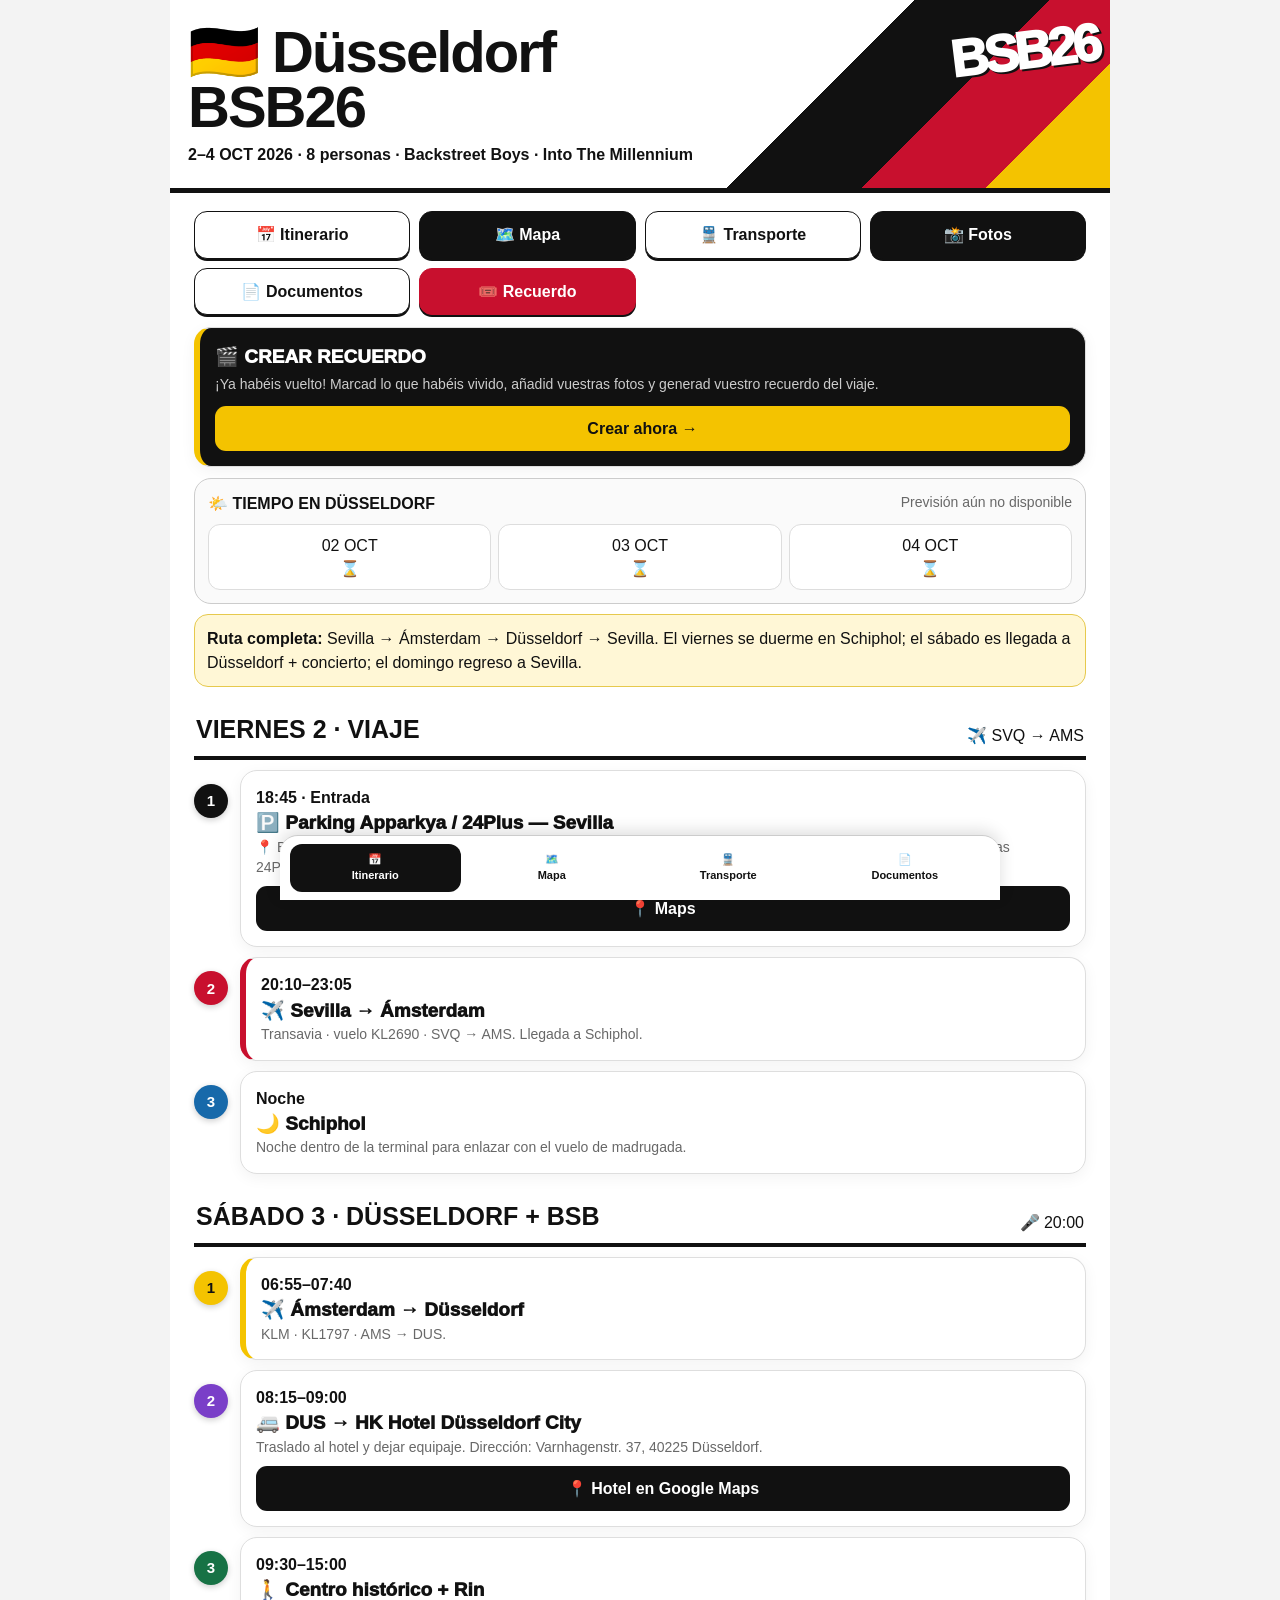
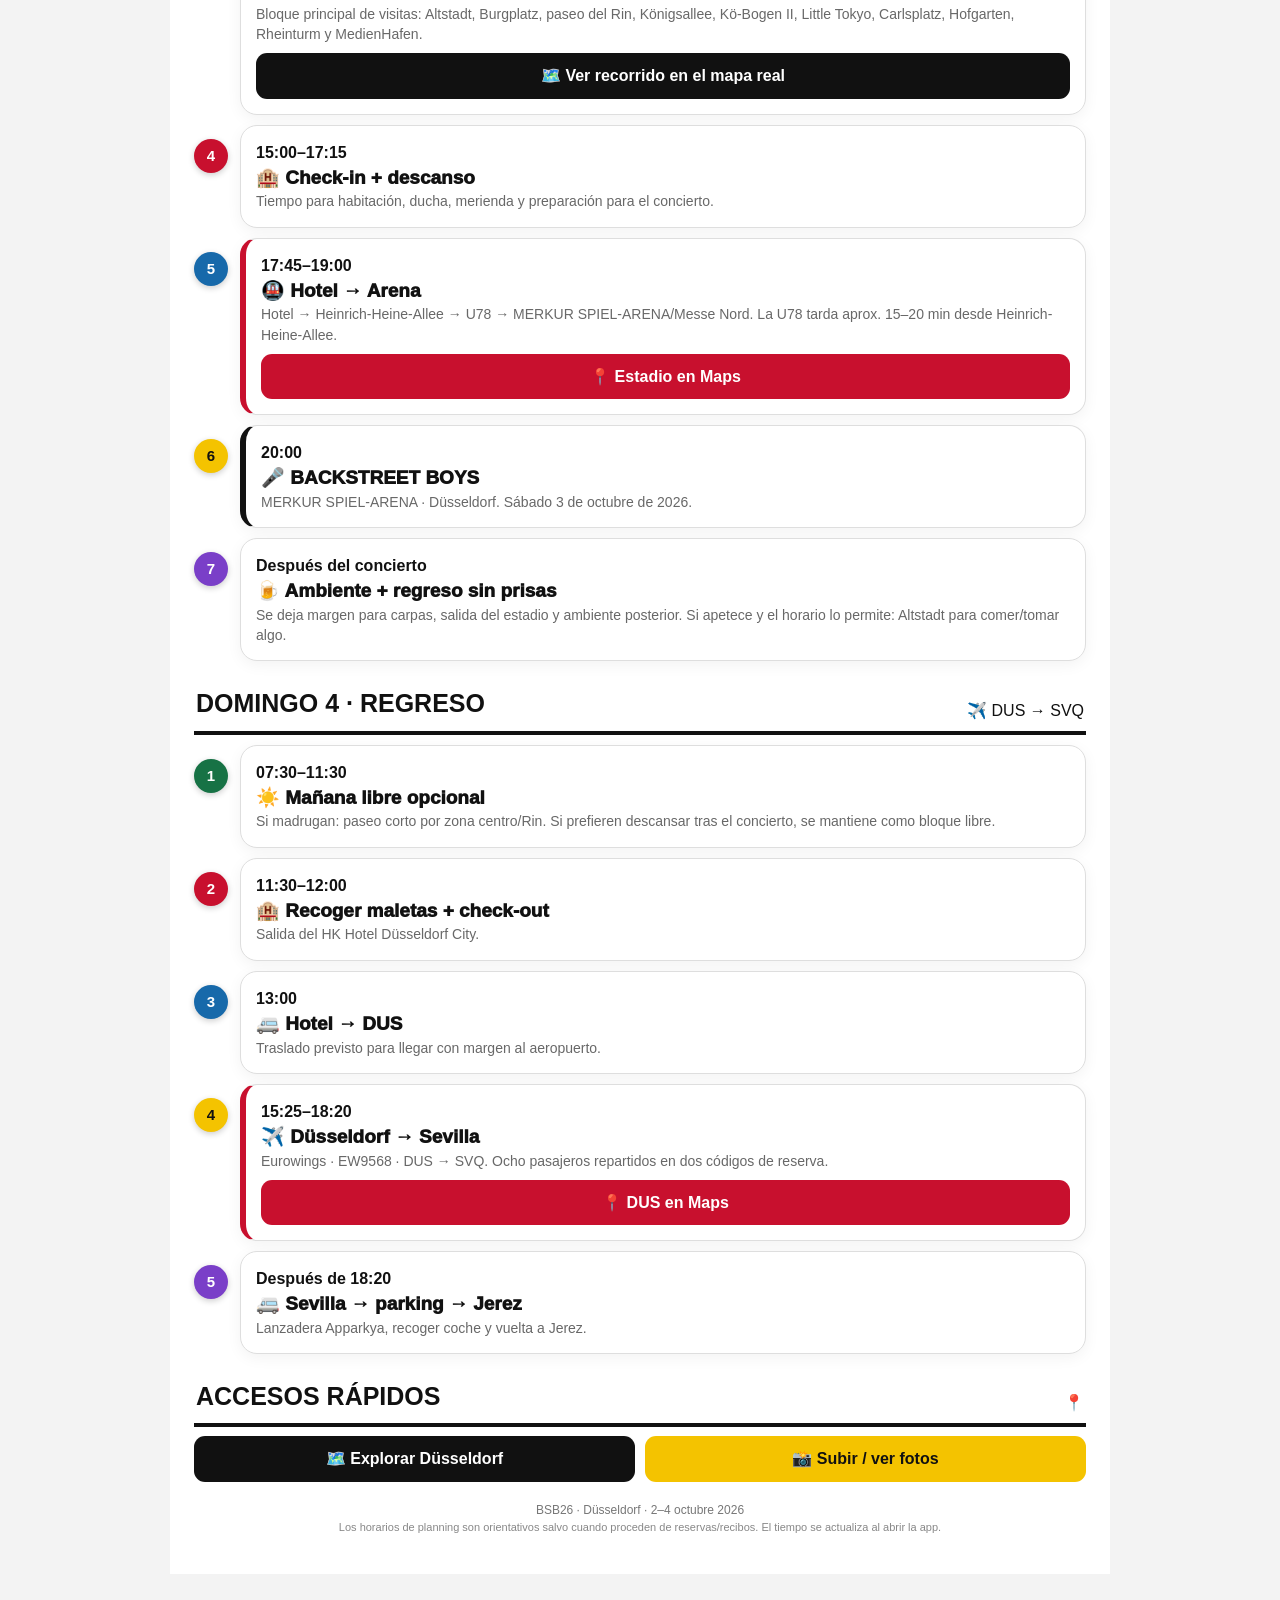
<file: index.html>
<!doctype html><html lang="es"><head><meta charset="utf-8"><meta name="viewport" content="width=device-width,initial-scale=1,viewport-fit=cover"><meta name="theme-color" content="#111111"><meta name="description" content="BSB26 Düsseldorf · guía de viaje del 2 al 4 de octubre de 2026"><link rel="manifest" href="manifest.webmanifest"><link rel="icon" type="image/png" sizes="32x32" href="favicon-32.png"><link rel="apple-touch-icon" sizes="180x180" href="apple-touch-icon.png"><link rel="stylesheet" href="style.css"><title>BSB26 · Düsseldorf 2026</title></head><body><div class="wrap"><header><h1>🇩🇪 Düsseldorf<br>BSB26</h1><div class="sub">2–4 OCT 2026 · 8 personas · Backstreet Boys · Into The Millennium</div></header><main>
<div class="quick"><a href="index.html">📅 Itinerario</a><a href="mapa.html">🗺️ Mapa</a><a href="transporte.html">🚆 Transporte</a><a href="fotos.html">📸 Fotos</a><a href="documentos.html">📄 Documentos</a><a href="recuerdo.html" class="highlight">🎟️ Recuerdo</a></div>
<a id="recuerdoHero" href="recuerdo.html" style="display:none;text-decoration:none">
  <div class="card black" style="background:#111;color:#fff;border-left:6px solid #f4c300">
    <div class="title" style="color:#fff">🎬 CREAR RECUERDO</div>
    <div class="small" style="color:#ccc;margin-top:4px">¡Ya habéis vuelto! Marcad lo que habéis vivido, añadid vuestras fotos y generad vuestro recuerdo del viaje.</div>
    <span class="btn yellow" style="margin-top:11px">Crear ahora →</span>
  </div>
</a>
<div class="weather"><div style="display:flex;justify-content:space-between;gap:10px"><b>🌤️ TIEMPO EN DÜSSELDORF</b><span id="weatherStatus" class="small">Actualizando…</span></div><div id="weatherGrid" class="weather-grid"><div class="weather-day">02 OCT<br>⌛</div><div class="weather-day">03 OCT<br>⌛</div><div class="weather-day">04 OCT<br>⌛</div></div></div>
<div class="notice"><b>Ruta completa:</b> Sevilla → Ámsterdam → Düsseldorf → Sevilla. El viernes se duerme en Schiphol; el sábado es llegada a Düsseldorf + concierto; el domingo regreso a Sevilla.</div>
<div class="dayhead"><h2>VIERNES 2 · VIAJE</h2><span>✈️ SVQ → AMS</span></div>
<div class="tlrow"><div class="tlnum" style="background:#111">1</div><div class="card"><div class="time">18:45 · Entrada</div><div class="title">🅿️ Parking Apparkya / 24Plus — Sevilla</div><div class="small">📍 Barriada del Avión 1, Sevilla · Reserva <b>P0000090095</b> · Matrícula <b>1935 FXH</b>. Seguid hasta el final y buscad las casetas 24Plus/Apparkya — la matrícula abre la barrera sola. Después, lanzadera hasta la terminal.</div><a class="btn" href="https://www.google.com/maps/search/?api=1&query=Barriada+del+Avi%C3%B3n+1+Sevilla" target="_blank">📍 Maps</a></div></div>
<div class="tlrow"><div class="tlnum" style="background:#c8102e">2</div><div class="card red"><div class="time">20:10–23:05</div><div class="title">✈️ Sevilla → Ámsterdam</div><div class="small">Transavia · vuelo KL2690 · SVQ → AMS. Llegada a Schiphol.</div></div></div>
<div class="tlrow"><div class="tlnum" style="background:#1769aa">3</div><div class="card"><div class="time">Noche</div><div class="title">🌙 Schiphol</div><div class="small">Noche dentro de la terminal para enlazar con el vuelo de madrugada.</div></div></div>

<div class="dayhead"><h2>SÁBADO 3 · DÜSSELDORF + BSB</h2><span>🎤 20:00</span></div>
<div class="tlrow"><div class="tlnum" style="background:#f4c300;color:#111">1</div><div class="card yellow"><div class="time">06:55–07:40</div><div class="title">✈️ Ámsterdam → Düsseldorf</div><div class="small">KLM · KL1797 · AMS → DUS.</div></div></div>
<div class="tlrow"><div class="tlnum" style="background:#7a3fc8">2</div><div class="card"><div class="time">08:15–09:00</div><div class="title">🚐 DUS → HK Hotel Düsseldorf City</div><div class="small">Traslado al hotel y dejar equipaje. Dirección: Varnhagenstr. 37, 40225 Düsseldorf.</div><a class="btn" href="https://www.google.com/maps/search/?api=1&query=HK+Hotel+D%C3%BCsseldorf+City%2C+Varnhagenstr.+37%2C+40225+D%C3%BCsseldorf" target="_blank">📍 Hotel en Google Maps</a></div></div>
<div class="tlrow"><div class="tlnum" style="background:#177245">3</div><div class="card"><div class="time">09:30–15:00</div><div class="title">🚶 Centro histórico + Rin</div><div class="small">Bloque principal de visitas: Altstadt, Burgplatz, paseo del Rin, Königsallee, Kö-Bogen II, Little Tokyo, Carlsplatz, Hofgarten, Rheinturm y MedienHafen.</div><a class="btn" href="mapa.html">🗺️ Ver recorrido en el mapa real</a></div></div>
<div class="tlrow"><div class="tlnum" style="background:#c8102e">4</div><div class="card"><div class="time">15:00–17:15</div><div class="title">🏨 Check-in + descanso</div><div class="small">Tiempo para habitación, ducha, merienda y preparación para el concierto.</div></div></div>
<div class="tlrow"><div class="tlnum" style="background:#1769aa">5</div><div class="card red"><div class="time">17:45–19:00</div><div class="title">🚇 Hotel → Arena</div><div class="small">Hotel → Heinrich-Heine-Allee → U78 → MERKUR SPIEL-ARENA/Messe Nord. La U78 tarda aprox. 15–20 min desde Heinrich-Heine-Allee.</div><a class="btn red" href="https://www.google.com/maps/search/?api=1&query=MERKUR+SPIEL-ARENA+D%C3%BCsseldorf" target="_blank">📍 Estadio en Maps</a></div></div>
<div class="tlrow"><div class="tlnum" style="background:#f4c300;color:#111">6</div><div class="card black"><div class="time">20:00</div><div class="title">🎤 BACKSTREET BOYS</div><div class="small">MERKUR SPIEL-ARENA · Düsseldorf. Sábado 3 de octubre de 2026.</div></div></div>
<div class="tlrow"><div class="tlnum" style="background:#7a3fc8">7</div><div class="card"><div class="time">Después del concierto</div><div class="title">🍺 Ambiente + regreso sin prisas</div><div class="small">Se deja margen para carpas, salida del estadio y ambiente posterior. Si apetece y el horario lo permite: Altstadt para comer/tomar algo.</div></div></div>

<div class="dayhead"><h2>DOMINGO 4 · REGRESO</h2><span>✈️ DUS → SVQ</span></div>
<div class="tlrow"><div class="tlnum" style="background:#177245">1</div><div class="card"><div class="time">07:30–11:30</div><div class="title">☀️ Mañana libre opcional</div><div class="small">Si madrugan: paseo corto por zona centro/Rin. Si prefieren descansar tras el concierto, se mantiene como bloque libre.</div></div></div>
<div class="tlrow"><div class="tlnum" style="background:#c8102e">2</div><div class="card"><div class="time">11:30–12:00</div><div class="title">🏨 Recoger maletas + check-out</div><div class="small">Salida del HK Hotel Düsseldorf City.</div></div></div>
<div class="tlrow"><div class="tlnum" style="background:#1769aa">3</div><div class="card"><div class="time">13:00</div><div class="title">🚐 Hotel → DUS</div><div class="small">Traslado previsto para llegar con margen al aeropuerto.</div></div></div>
<div class="tlrow"><div class="tlnum" style="background:#f4c300;color:#111">4</div><div class="card red"><div class="time">15:25–18:20</div><div class="title">✈️ Düsseldorf → Sevilla</div><div class="small">Eurowings · EW9568 · DUS → SVQ. Ocho pasajeros repartidos en dos códigos de reserva.</div><a class="btn red" href="https://www.google.com/maps/search/?api=1&query=D%C3%BCsseldorf+Airport+DUS" target="_blank">📍 DUS en Maps</a></div></div>
<div class="tlrow"><div class="tlnum" style="background:#7a3fc8">5</div><div class="card"><div class="time">Después de 18:20</div><div class="title">🚐 Sevilla → parking → Jerez</div><div class="small">Lanzadera Apparkya, recoger coche y vuelta a Jerez.</div></div></div>

<div class="dayhead"><h2>ACCESOS RÁPIDOS</h2><span>📍</span></div><div class="grid2"><a class="btn" href="mapa.html">🗺️ Explorar Düsseldorf</a><a class="btn yellow" href="fotos.html">📸 Subir / ver fotos</a></div>
<div class="footer">BSB26 · Düsseldorf · 2–4 octubre 2026<br><span class="credits">Los horarios de planning son orientativos salvo cuando proceden de reservas/recibos. El tiempo se actualiza al abrir la app.</span></div>
</main></div><nav class="bottom"><a class="active" href="index.html">📅<br>Itinerario</a><a href="mapa.html">🗺️<br>Mapa</a><a href="transporte.html">🚆<br>Transporte</a><a href="documentos.html">📄<br>Documentos</a></nav><script src="app.js"></script><script>
(function(){
  var tripEnd=new Date('2026-10-05T00:00:00');
  if(new Date()>=tripEnd){ var h=document.getElementById('recuerdoHero'); if(h) h.style.display='block'; }
})();
</script></body></html>
</file>
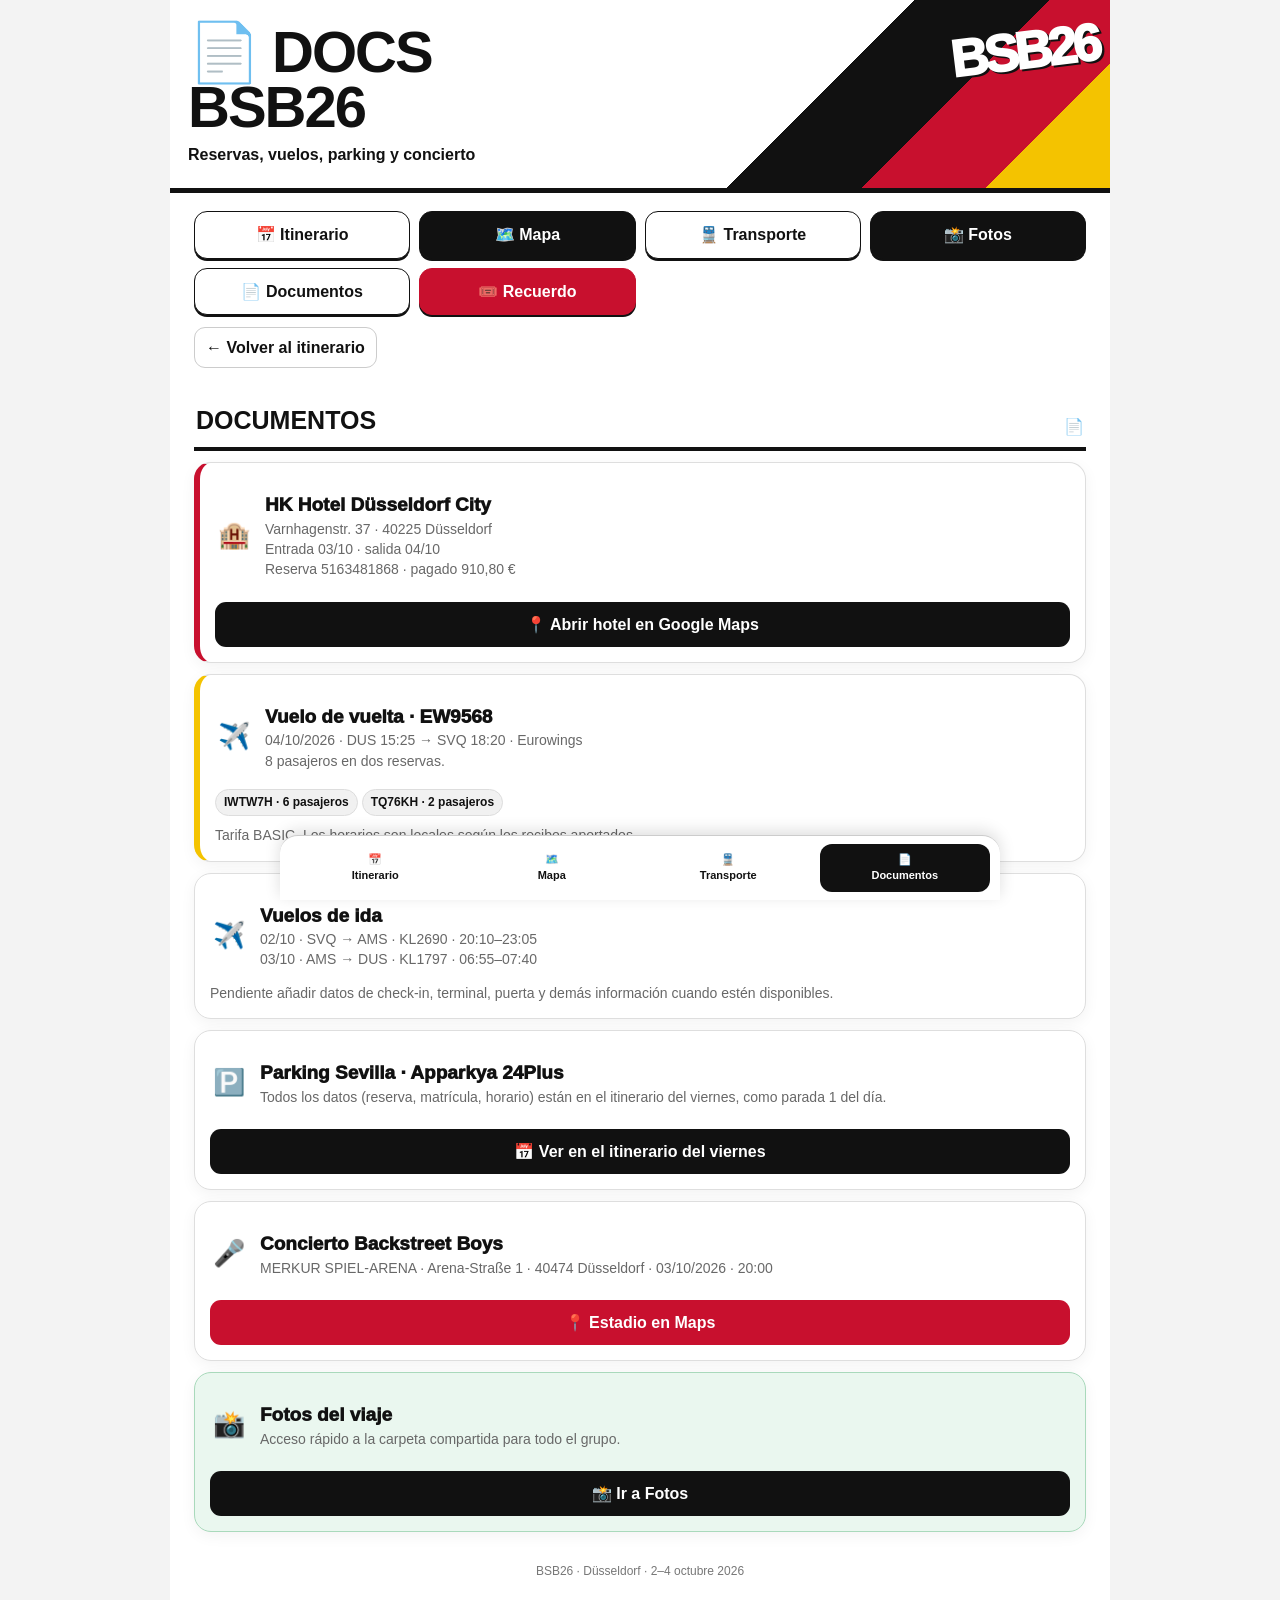
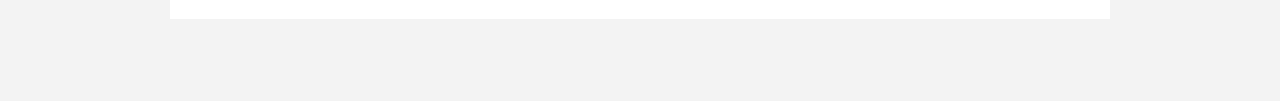
<file: documentos.html>
<!doctype html><html lang="es"><head><meta charset="utf-8"><meta name="viewport" content="width=device-width,initial-scale=1,viewport-fit=cover"><meta name="theme-color" content="#111111"><link rel="manifest" href="manifest.webmanifest"><link rel="stylesheet" href="style.css"><title>Documentos · BSB26 Düsseldorf</title></head><body><div class="wrap"><header><h1>📄 DOCS<br>BSB26</h1><div class="sub">Reservas, vuelos, parking y concierto</div></header><main><div class="quick"><a href="index.html">📅 Itinerario</a><a href="mapa.html">🗺️ Mapa</a><a href="transporte.html">🚆 Transporte</a><a href="fotos.html">📸 Fotos</a><a href="documentos.html">📄 Documentos</a><a href="recuerdo.html" class="highlight">🎟️ Recuerdo</a></div><a class="back" href="index.html">← Volver al itinerario</a><div class="dayhead"><h2>DOCUMENTOS</h2><span>📄</span></div>
<div class="card red"><div class="doc"><div class="docicon">🏨</div><div><div class="title">HK Hotel Düsseldorf City</div><div class="small">Varnhagenstr. 37 · 40225 Düsseldorf<br>Entrada 03/10 · salida 04/10<br>Reserva 5163481868 · pagado 910,80 €</div></div></div><a class="btn" href="https://www.google.com/maps/search/?api=1&query=HK+Hotel+D%C3%BCsseldorf+City%2C+Varnhagenstr.+37%2C+40225+D%C3%BCsseldorf" target="_blank">📍 Abrir hotel en Google Maps</a></div>
<div class="card yellow"><div class="doc"><div class="docicon">✈️</div><div><div class="title">Vuelo de vuelta · EW9568</div><div class="small">04/10/2026 · DUS 15:25 → SVQ 18:20 · Eurowings<br>8 pasajeros en dos reservas.</div></div></div><div class="tag">IWTW7H · 6 pasajeros</div><div class="tag">TQ76KH · 2 pasajeros</div><div class="small" style="margin-top:9px">Tarifa BASIC. Los horarios son locales según los recibos aportados.</div></div>
<div class="card"><div class="doc"><div class="docicon">✈️</div><div><div class="title">Vuelos de ida</div><div class="small">02/10 · SVQ → AMS · KL2690 · 20:10–23:05<br>03/10 · AMS → DUS · KL1797 · 06:55–07:40</div></div></div><div class="small">Pendiente añadir datos de check-in, terminal, puerta y demás información cuando estén disponibles.</div></div>
<div class="card"><div class="doc"><div class="docicon">🅿️</div><div><div class="title">Parking Sevilla · Apparkya 24Plus</div><div class="small">Todos los datos (reserva, matrícula, horario) están en el itinerario del viernes, como parada 1 del día.</div></div></div><a class="btn" href="index.html#plan">📅 Ver en el itinerario del viernes</a></div>
<div class="card"><div class="doc"><div class="docicon">🎤</div><div><div class="title">Concierto Backstreet Boys</div><div class="small">MERKUR SPIEL-ARENA · Arena-Straße 1 · 40474 Düsseldorf · 03/10/2026 · 20:00</div></div></div><a class="btn red" href="https://www.google.com/maps/search/?api=1&query=MERKUR+SPIEL-ARENA%2C+Arena-Stra%C3%9Fe+1%2C+40474+D%C3%BCsseldorf" target="_blank">📍 Estadio en Maps</a></div>
<div class="card ok"><div class="doc"><div class="docicon">📸</div><div><div class="title">Fotos del viaje</div><div class="small">Acceso rápido a la carpeta compartida para todo el grupo.</div></div></div><a class="btn" href="fotos.html">📸 Ir a Fotos</a></div>
<div class="footer">BSB26 · Düsseldorf · 2–4 octubre 2026</div></main></div><nav class="bottom"><a href="index.html">📅<br>Itinerario</a><a href="mapa.html">🗺️<br>Mapa</a><a href="transporte.html">🚆<br>Transporte</a><a class="active" href="documentos.html">📄<br>Documentos</a></nav><script>if('serviceWorker' in navigator) window.addEventListener('load',()=>navigator.serviceWorker.register('./sw.js'));</script></body></html>
</file>
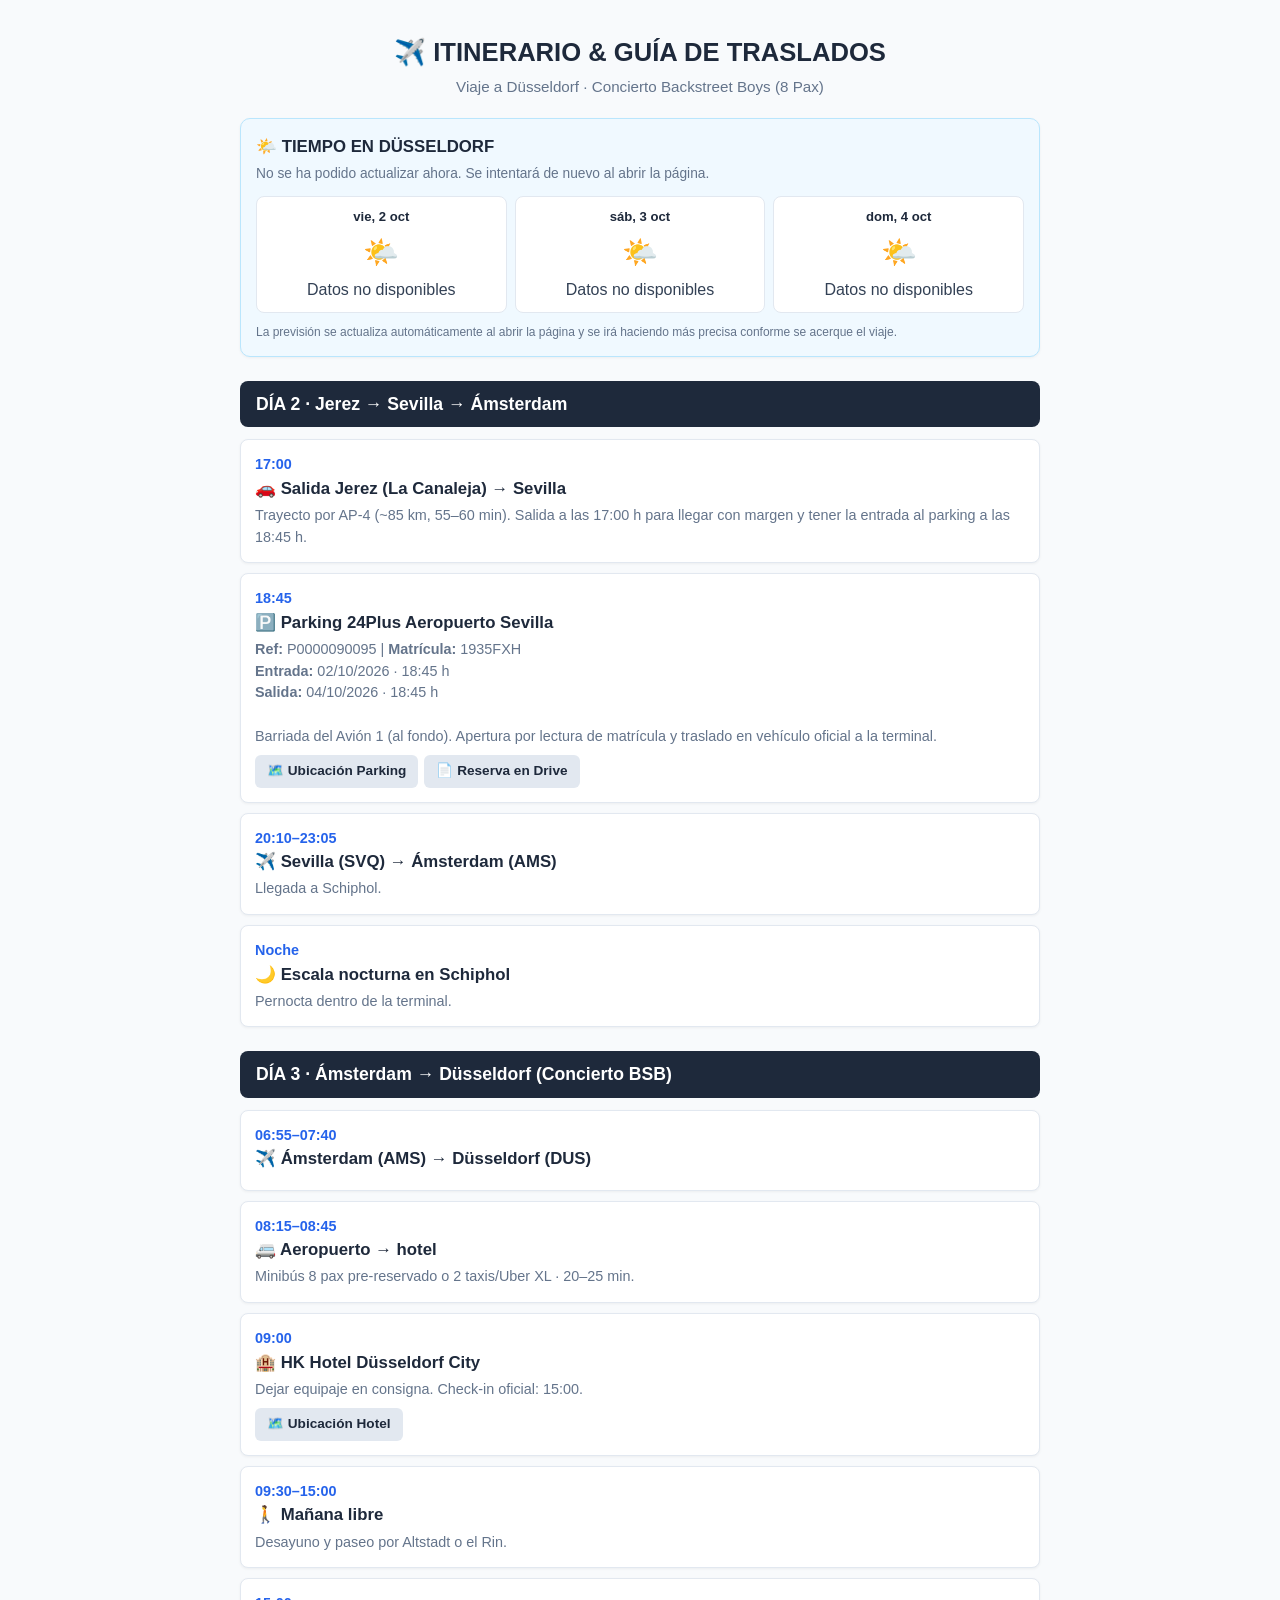
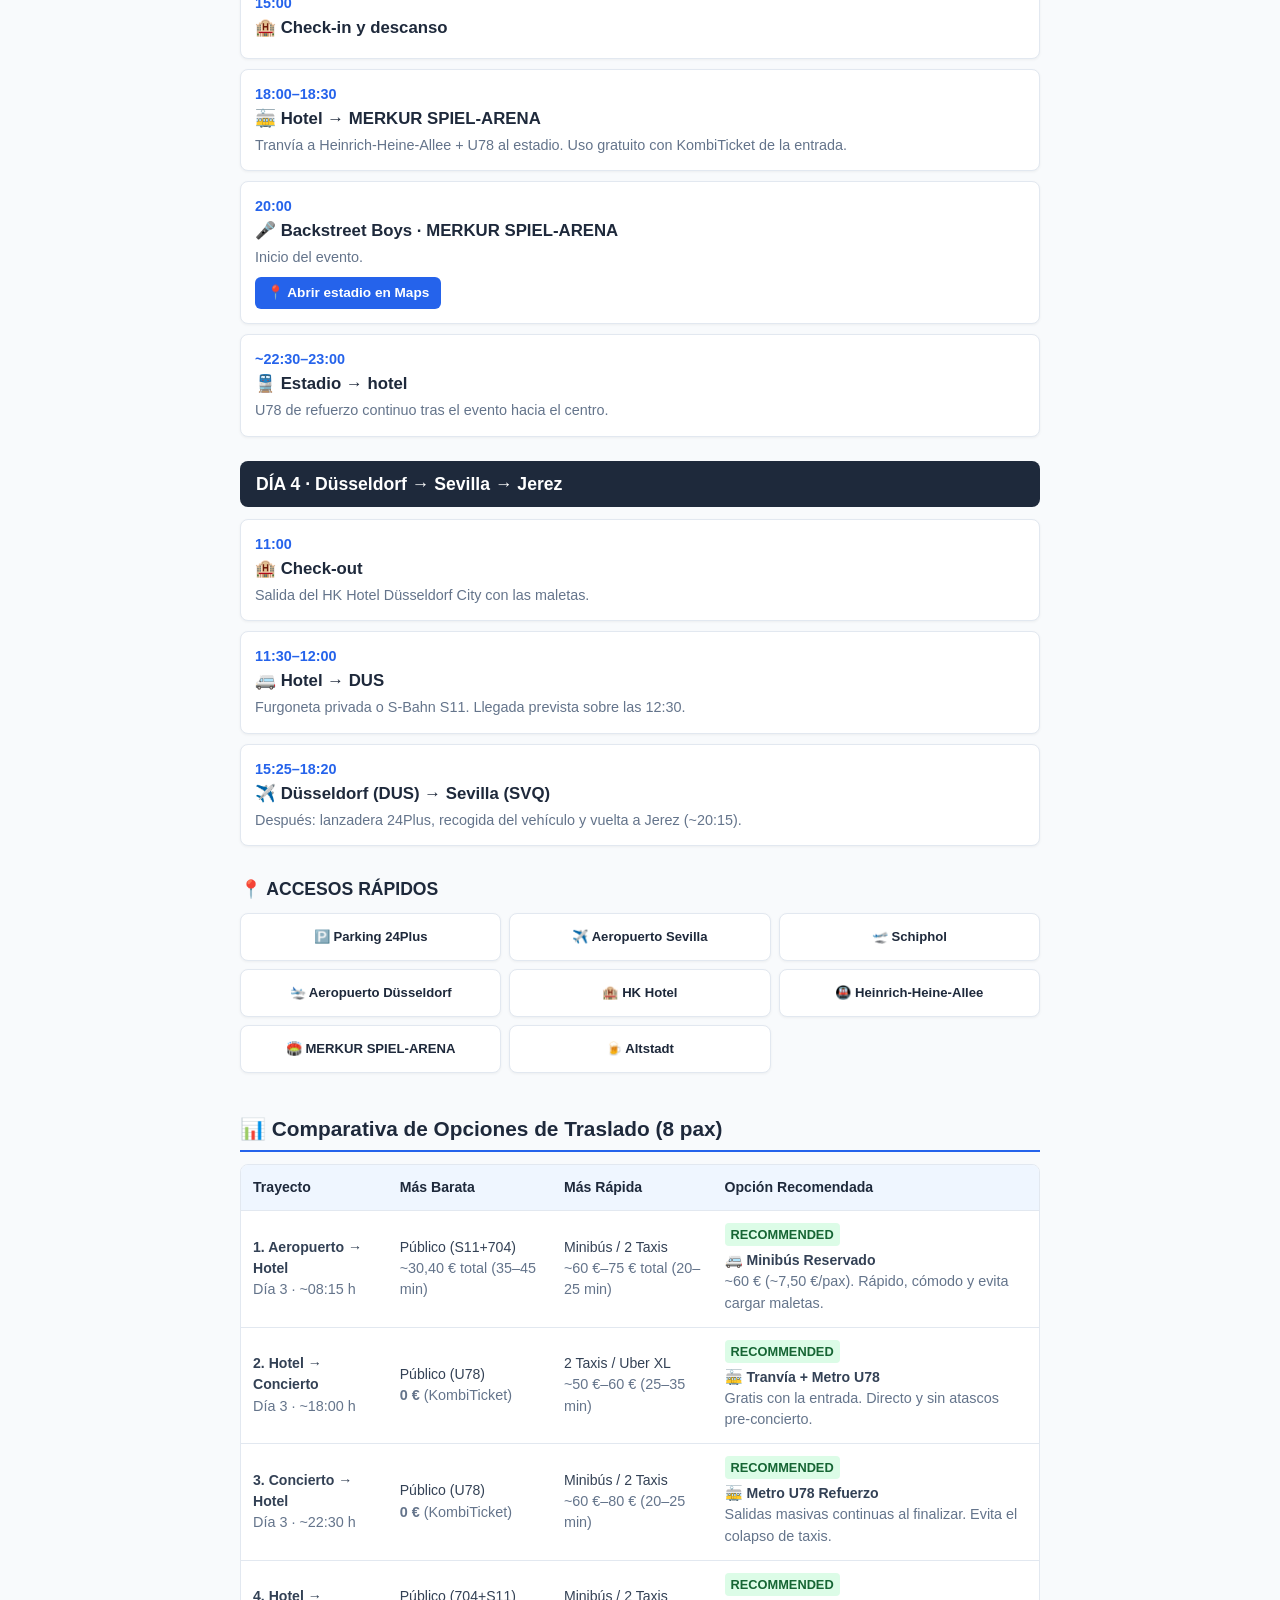
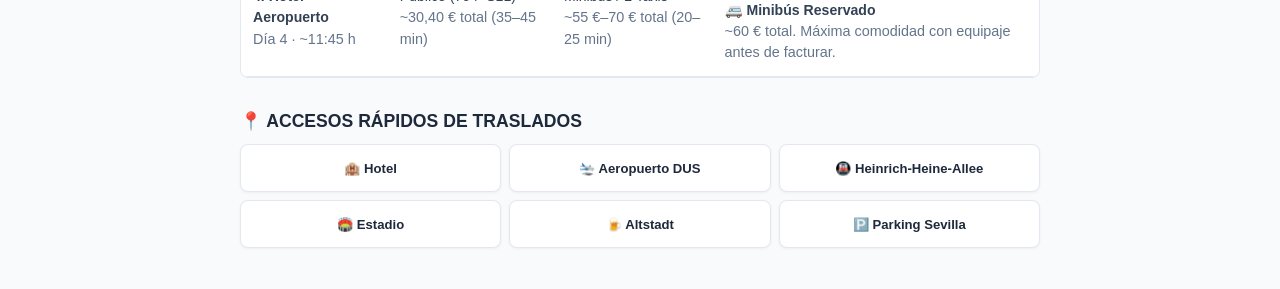
<file: index-1.html>
<!DOCTYPE html>
<html lang="es">
<head>
<meta charset="UTF-8">
<meta name="viewport" content="width=device-width, initial-scale=1.0">
<meta name="theme-color" content="#1e293b">
<title>Planning & Traslados - Düsseldorf</title>
<style>
:root{--primary:#1e293b;--accent:#2563eb;--accent-light:#eff6ff;--bg:#f8fafc;--card-bg:#fff;--text:#334155;--text-muted:#64748b;--border:#e2e8f0;--success-bg:#dcfce7;--success-text:#166534}
*{box-sizing:border-box}body{font-family:-apple-system,BlinkMacSystemFont,"Segoe UI",Roboto,sans-serif;background:var(--bg);color:var(--text);line-height:1.5;margin:0;padding:16px}.container{max-width:800px;margin:0 auto}h1{color:var(--primary);font-size:1.6rem;margin-bottom:4px;text-align:center}.subtitle{text-align:center;color:var(--text-muted);font-size:.95rem;margin-bottom:20px}
.weather-card{background:#f0f9ff;border:1px solid #bae6fd;border-radius:10px;padding:15px;margin-bottom:18px;box-shadow:0 1px 3px rgba(0,0,0,.05)}.weather-title{font-weight:800;color:var(--primary);font-size:1.05rem}.weather-status{font-size:.86rem;color:var(--text-muted);margin:4px 0 12px}.weather-grid{display:grid;grid-template-columns:repeat(3,1fr);gap:8px}.weather-day{background:#fff;border:1px solid var(--border);border-radius:8px;padding:10px 6px;text-align:center}.weather-date{font-weight:800;color:var(--primary);font-size:.82rem}.weather-icon{font-size:1.8rem;margin:4px 0}.weather-temp{font-weight:800;color:var(--accent);font-size:.95rem}.weather-rain{font-size:.78rem;color:var(--text-muted)}.weather-note{font-size:.75rem;color:var(--text-muted);margin-top:10px}
.day-header{background:var(--primary);color:white;padding:10px 16px;border-radius:8px;font-size:1.1rem;font-weight:700;margin-top:24px;margin-bottom:12px}.card{background:var(--card-bg);border:1px solid var(--border);border-radius:8px;padding:14px;margin-bottom:10px;box-shadow:0 1px 3px rgba(0,0,0,.05)}.time{font-weight:700;color:var(--accent);font-size:.9rem}.place{font-weight:600;font-size:1.05rem;color:var(--primary);margin-bottom:4px}.small{font-size:.9rem;color:var(--text-muted)}.btn{display:inline-block;margin-top:8px;margin-right:6px;padding:6px 12px;background:var(--accent);color:white;border-radius:6px;text-decoration:none;font-size:.85rem;font-weight:600}.btn.alt{background:#e2e8f0;color:#1e293b}.section-title{color:var(--primary);font-size:1.3rem;margin-top:40px;margin-bottom:12px;border-bottom:2px solid var(--accent);padding-bottom:6px}.table-container{overflow-x:auto;background:#fff;border-radius:8px;border:1px solid var(--border)}table{width:100%;border-collapse:collapse;font-size:.88rem}th,td{padding:12px;text-align:left;border-bottom:1px solid var(--border)}th{background:var(--accent-light);color:var(--primary);font-weight:700}.tag-rec{display:inline-block;background:var(--success-bg);color:var(--success-text);font-weight:700;padding:2px 6px;border-radius:4px;font-size:.8rem;margin-bottom:4px}.quick-access{margin-top:30px;margin-bottom:25px}.quick-access-title{color:var(--primary);font-size:1.1rem;font-weight:700;margin-bottom:10px}.quick-grid{display:grid;grid-template-columns:repeat(2,1fr);gap:8px}.quick-btn{display:flex;align-items:center;justify-content:center;min-height:48px;padding:8px 6px;background:#fff;border:1px solid var(--border);border-radius:8px;color:var(--primary);text-decoration:none;font-size:.82rem;font-weight:700;text-align:center;box-shadow:0 1px 3px rgba(0,0,0,.05)}
@media(min-width:600px){.quick-grid{grid-template-columns:repeat(3,1fr)}}@media(max-width:430px){.weather-grid{grid-template-columns:1fr}.weather-day{display:grid;grid-template-columns:60px 45px 1fr;align-items:center;text-align:left;gap:5px}.weather-icon{margin:0;text-align:center}}
</style>
</head>
<body><div class="container">
<h1>✈️ ITINERARIO & GUÍA DE TRASLADOS</h1><div class="subtitle">Viaje a Düsseldorf · Concierto Backstreet Boys (8 Pax)</div>

<section class="weather-card">
<div class="weather-title">🌤️ TIEMPO EN DÜSSELDORF</div>
<div id="weatherStatus" class="weather-status">Consultando previsión actualizada…</div>
<div id="weatherGrid" class="weather-grid"></div>
<div class="weather-note">La previsión se actualiza automáticamente al abrir la página y se irá haciendo más precisa conforme se acerque el viaje.</div>
</section>

<section id="plan">
<div class="day-header">DÍA 2 · Jerez → Sevilla → Ámsterdam</div>
<div class="card"><div class="time">17:00</div><div class="place">🚗 Salida Jerez (La Canaleja) → Sevilla</div><div class="small">Trayecto por AP-4 (~85 km, 55–60 min). Salida a las 17:00 h para llegar con margen y tener la entrada al parking a las 18:45 h.</div></div>
<div class="card"><div class="time">18:45</div><div class="place">🅿️ Parking 24Plus Aeropuerto Sevilla</div><div class="small"><strong>Ref:</strong> P0000090095 | <strong>Matrícula:</strong> 1935FXH<br><strong>Entrada:</strong> 02/10/2026 · 18:45 h<br><strong>Salida:</strong> 04/10/2026 · 18:45 h<br><br>Barriada del Avión 1 (al fondo). Apertura por lectura de matrícula y traslado en vehículo oficial a la terminal.</div><a class="btn alt" href="https://maps.google.com/?q=Barriada+del+Avi%C3%B3n+1+Sevilla" target="_blank">🗺️ Ubicación Parking</a><a class="btn alt" href="https://drive.google.com/file/d/1XgR5_5L1Sj0b-JIn9M8S0Cj2S5I7xRkG/view?usp=sharing" target="_blank">📄 Reserva en Drive</a></div>
<div class="card"><div class="time">20:10–23:05</div><div class="place">✈️ Sevilla (SVQ) → Ámsterdam (AMS)</div><div class="small">Llegada a Schiphol.</div></div>
<div class="card"><div class="time">Noche</div><div class="place">🌙 Escala nocturna en Schiphol</div><div class="small">Pernocta dentro de la terminal.</div></div>

<div class="day-header">DÍA 3 · Ámsterdam → Düsseldorf (Concierto BSB)</div>
<div class="card"><div class="time">06:55–07:40</div><div class="place">✈️ Ámsterdam (AMS) → Düsseldorf (DUS)</div></div>
<div class="card"><div class="time">08:15–08:45</div><div class="place">🚐 Aeropuerto → hotel</div><div class="small">Minibús 8 pax pre-reservado o 2 taxis/Uber XL · 20–25 min.</div></div>
<div class="card"><div class="time">09:00</div><div class="place">🏨 HK Hotel Düsseldorf City</div><div class="small">Dejar equipaje en consigna. Check-in oficial: 15:00.</div><a class="btn alt" href="https://maps.app.goo.gl/qhRmbcHaLEYHcJFN6" target="_blank">🗺️ Ubicación Hotel</a></div>
<div class="card"><div class="time">09:30–15:00</div><div class="place">🚶 Mañana libre</div><div class="small">Desayuno y paseo por Altstadt o el Rin.</div></div>
<div class="card"><div class="time">15:00</div><div class="place">🏨 Check-in y descanso</div></div>
<div class="card"><div class="time">18:00–18:30</div><div class="place">🚋 Hotel → MERKUR SPIEL-ARENA</div><div class="small">Tranvía a Heinrich-Heine-Allee + U78 al estadio. Uso gratuito con KombiTicket de la entrada.</div></div>
<div class="card"><div class="time">20:00</div><div class="place">🎤 Backstreet Boys · MERKUR SPIEL-ARENA</div><div class="small">Inicio del evento.</div><a class="btn" href="https://www.google.com/maps/search/?api=1&query=MERKUR+SPIEL-ARENA+D%C3%BCsseldorf" target="_blank">📍 Abrir estadio en Maps</a></div>
<div class="card"><div class="time">~22:30–23:00</div><div class="place">🚆 Estadio → hotel</div><div class="small">U78 de refuerzo continuo tras el evento hacia el centro.</div></div>

<div class="day-header">DÍA 4 · Düsseldorf → Sevilla → Jerez</div>
<div class="card"><div class="time">11:00</div><div class="place">🏨 Check-out</div><div class="small">Salida del HK Hotel Düsseldorf City con las maletas.</div></div>
<div class="card"><div class="time">11:30–12:00</div><div class="place">🚐 Hotel → DUS</div><div class="small">Furgoneta privada o S-Bahn S11. Llegada prevista sobre las 12:30.</div></div>
<div class="card"><div class="time">15:25–18:20</div><div class="place">✈️ Düsseldorf (DUS) → Sevilla (SVQ)</div><div class="small">Después: lanzadera 24Plus, recogida del vehículo y vuelta a Jerez (~20:15).</div></div>

<div class="quick-access"><div class="quick-access-title">📍 ACCESOS RÁPIDOS</div><div class="quick-grid">
<a class="quick-btn" href="https://maps.google.com/?q=Barriada+del+Avi%C3%B3n+1+Sevilla" target="_blank">🅿️ Parking 24Plus</a>
<a class="quick-btn" href="https://maps.google.com/?q=Seville+Airport+SVQ" target="_blank">✈️ Aeropuerto Sevilla</a>
<a class="quick-btn" href="https://maps.google.com/?q=Amsterdam+Airport+Schiphol" target="_blank">🛫 Schiphol</a>
<a class="quick-btn" href="https://maps.google.com/?q=D%C3%BCsseldorf+Airport+DUS" target="_blank">🛬 Aeropuerto Düsseldorf</a>
<a class="quick-btn" href="https://maps.app.goo.gl/qhRmbcHaLEYHcJFN6" target="_blank">🏨 HK Hotel</a>
<a class="quick-btn" href="https://www.google.com/maps/search/?api=1&query=Heinrich-Heine-Allee+D%C3%BCsseldorf" target="_blank">🚇 Heinrich-Heine-Allee</a>
<a class="quick-btn" href="https://www.google.com/maps/search/?api=1&query=MERKUR+SPIEL-ARENA+D%C3%BCsseldorf" target="_blank">🏟️ MERKUR SPIEL-ARENA</a>
<a class="quick-btn" href="https://www.google.com/maps/search/?api=1&query=Altstadt+D%C3%BCsseldorf" target="_blank">🍺 Altstadt</a>
</div></div></section>

<section id="traslados"><h2 class="section-title">📊 Comparativa de Opciones de Traslado (8 pax)</h2><div class="table-container"><table>
<thead><tr><th>Trayecto</th><th>Más Barata</th><th>Más Rápida</th><th>Opción Recomendada</th></tr></thead><tbody>
<tr><td><strong>1. Aeropuerto → Hotel</strong><br><span class="small">Día 3 · ~08:15 h</span></td><td>Público (S11+704)<br><span class="small">~30,40 € total (35–45 min)</span></td><td>Minibús / 2 Taxis<br><span class="small">~60 €–75 € total (20–25 min)</span></td><td><span class="tag-rec">RECOMMENDED</span><br><strong>🚐 Minibús Reservado</strong><br><span class="small">~60 € (~7,50 €/pax). Rápido, cómodo y evita cargar maletas.</span></td></tr>
<tr><td><strong>2. Hotel → Concierto</strong><br><span class="small">Día 3 · ~18:00 h</span></td><td>Público (U78)<br><span class="small"><strong>0 €</strong> (KombiTicket)</span></td><td>2 Taxis / Uber XL<br><span class="small">~50 €–60 € (25–35 min)</span></td><td><span class="tag-rec">RECOMMENDED</span><br><strong>🚋 Tranvía + Metro U78</strong><br><span class="small">Gratis con la entrada. Directo y sin atascos pre-concierto.</span></td></tr>
<tr><td><strong>3. Concierto → Hotel</strong><br><span class="small">Día 3 · ~22:30 h</span></td><td>Público (U78)<br><span class="small"><strong>0 €</strong> (KombiTicket)</span></td><td>Minibús / 2 Taxis<br><span class="small">~60 €–80 € (20–25 min)</span></td><td><span class="tag-rec">RECOMMENDED</span><br><strong>🚋 Metro U78 Refuerzo</strong><br><span class="small">Salidas masivas continuas al finalizar. Evita el colapso de taxis.</span></td></tr>
<tr><td><strong>4. Hotel → Aeropuerto</strong><br><span class="small">Día 4 · ~11:45 h</span></td><td>Público (704+S11)<br><span class="small">~30,40 € total (35–45 min)</span></td><td>Minibús / 2 Taxis<br><span class="small">~55 €–70 € total (20–25 min)</span></td><td><span class="tag-rec">RECOMMENDED</span><br><strong>🚐 Minibús Reservado</strong><br><span class="small">~60 € total. Máxima comodidad con equipaje antes de facturar.</span></td></tr>
</tbody></table></div>
<div class="quick-access"><div class="quick-access-title">📍 ACCESOS RÁPIDOS DE TRASLADOS</div><div class="quick-grid">
<a class="quick-btn" href="https://maps.app.goo.gl/qhRmbcHaLEYHcJFN6" target="_blank">🏨 Hotel</a>
<a class="quick-btn" href="https://www.google.com/maps/search/?api=1&query=D%C3%BCsseldorf+Airport+DUS" target="_blank">🛬 Aeropuerto DUS</a>
<a class="quick-btn" href="https://www.google.com/maps/search/?api=1&query=Heinrich-Heine-Allee+D%C3%BCsseldorf" target="_blank">🚇 Heinrich-Heine-Allee</a>
<a class="quick-btn" href="https://www.google.com/maps/search/?api=1&query=MERKUR+SPIEL-ARENA+D%C3%BCsseldorf" target="_blank">🏟️ Estadio</a>
<a class="quick-btn" href="https://www.google.com/maps/search/?api=1&query=D%C3%BCsseldorf+Altstadt" target="_blank">🍺 Altstadt</a>
<a class="quick-btn" href="https://maps.google.com/?q=Barriada+del+Avi%C3%B3n+1+Sevilla" target="_blank">🅿️ Parking Sevilla</a>
</div></div></section>
</div>

<script>
const lat=51.2277,lon=6.7735,tz="Europe/Berlin";
const dates=["2026-10-02","2026-10-03","2026-10-04"];
const statusEl=document.getElementById("weatherStatus"),grid=document.getElementById("weatherGrid");
function icon(c){if(c===0)return"☀️";if([1,2].includes(c))return"🌤️";if(c===3)return"☁️";if([45,48].includes(c))return"🌫️";if([51,53,55,56,57].includes(c))return"🌦️";if([61,63,65,66,67,80,81,82].includes(c))return"🌧️";if([71,73,75,77,85,86].includes(c))return"🌨️";if([95,96,99].includes(c))return"⛈️";return"🌤️"}
function desc(c){if(c===0)return"Despejado";if([1,2].includes(c))return"Parcialmente nublado";if(c===3)return"Nublado";if([45,48].includes(c))return"Niebla";if([51,53,55,56,57].includes(c))return"Llovizna";if([61,63,65,66,67,80,81,82].includes(c))return"Lluvia";if([71,73,75,77,85,86].includes(c))return"Nieve";if([95,96,99].includes(c))return"Tormenta";return"Variable"}
function label(s){return new Intl.DateTimeFormat("es-ES",{weekday:"short",day:"numeric",month:"short"}).format(new Date(s+"T12:00:00")).replace(/\.$/,"")}
async function loadWeather(){
 const p=new URLSearchParams({latitude:lat,longitude:lon,daily:"weather_code,temperature_2m_max,temperature_2m_min,precipitation_probability_max",timezone:tz,start_date:dates[0],end_date:dates[2]});
 try{
  const r=await fetch("https://api.open-meteo.com/v1/forecast?"+p,{cache:"no-store"}); if(!r.ok)throw Error();
  const d=await r.json();
  grid.innerHTML=dates.map((date,i)=>{const c=d.daily.weather_code?.[i],mx=d.daily.temperature_2m_max?.[i],mn=d.daily.temperature_2m_min?.[i],rain=d.daily.precipitation_probability_max?.[i];
   if(c==null)return`<div class="weather-day"><div class="weather-date">${label(date)}</div><div class="weather-icon">⏳</div><div>Previsión aún no disponible</div></div>`;
   return`<div class="weather-day"><div class="weather-date">${label(date)}</div><div class="weather-icon" title="${desc(c)}">${icon(c)}</div><div><div class="weather-temp">${Math.round(mx)}° / ${Math.round(mn)}°</div><div class="weather-rain">🌧️ ${rain??"—"}% · ${desc(c)}</div></div></div>`;
  }).join("");
  statusEl.textContent="Actualizado automáticamente · "+new Intl.DateTimeFormat("es-ES",{day:"2-digit",month:"2-digit",hour:"2-digit",minute:"2-digit"}).format(new Date());
 }catch(e){statusEl.textContent="No se ha podido actualizar ahora. Se intentará de nuevo al abrir la página.";grid.innerHTML=dates.map(d=>`<div class="weather-day"><div class="weather-date">${label(d)}</div><div class="weather-icon">🌤️</div><div>Datos no disponibles</div></div>`).join("")}
}
loadWeather();
</script>
</body></html>
</file>
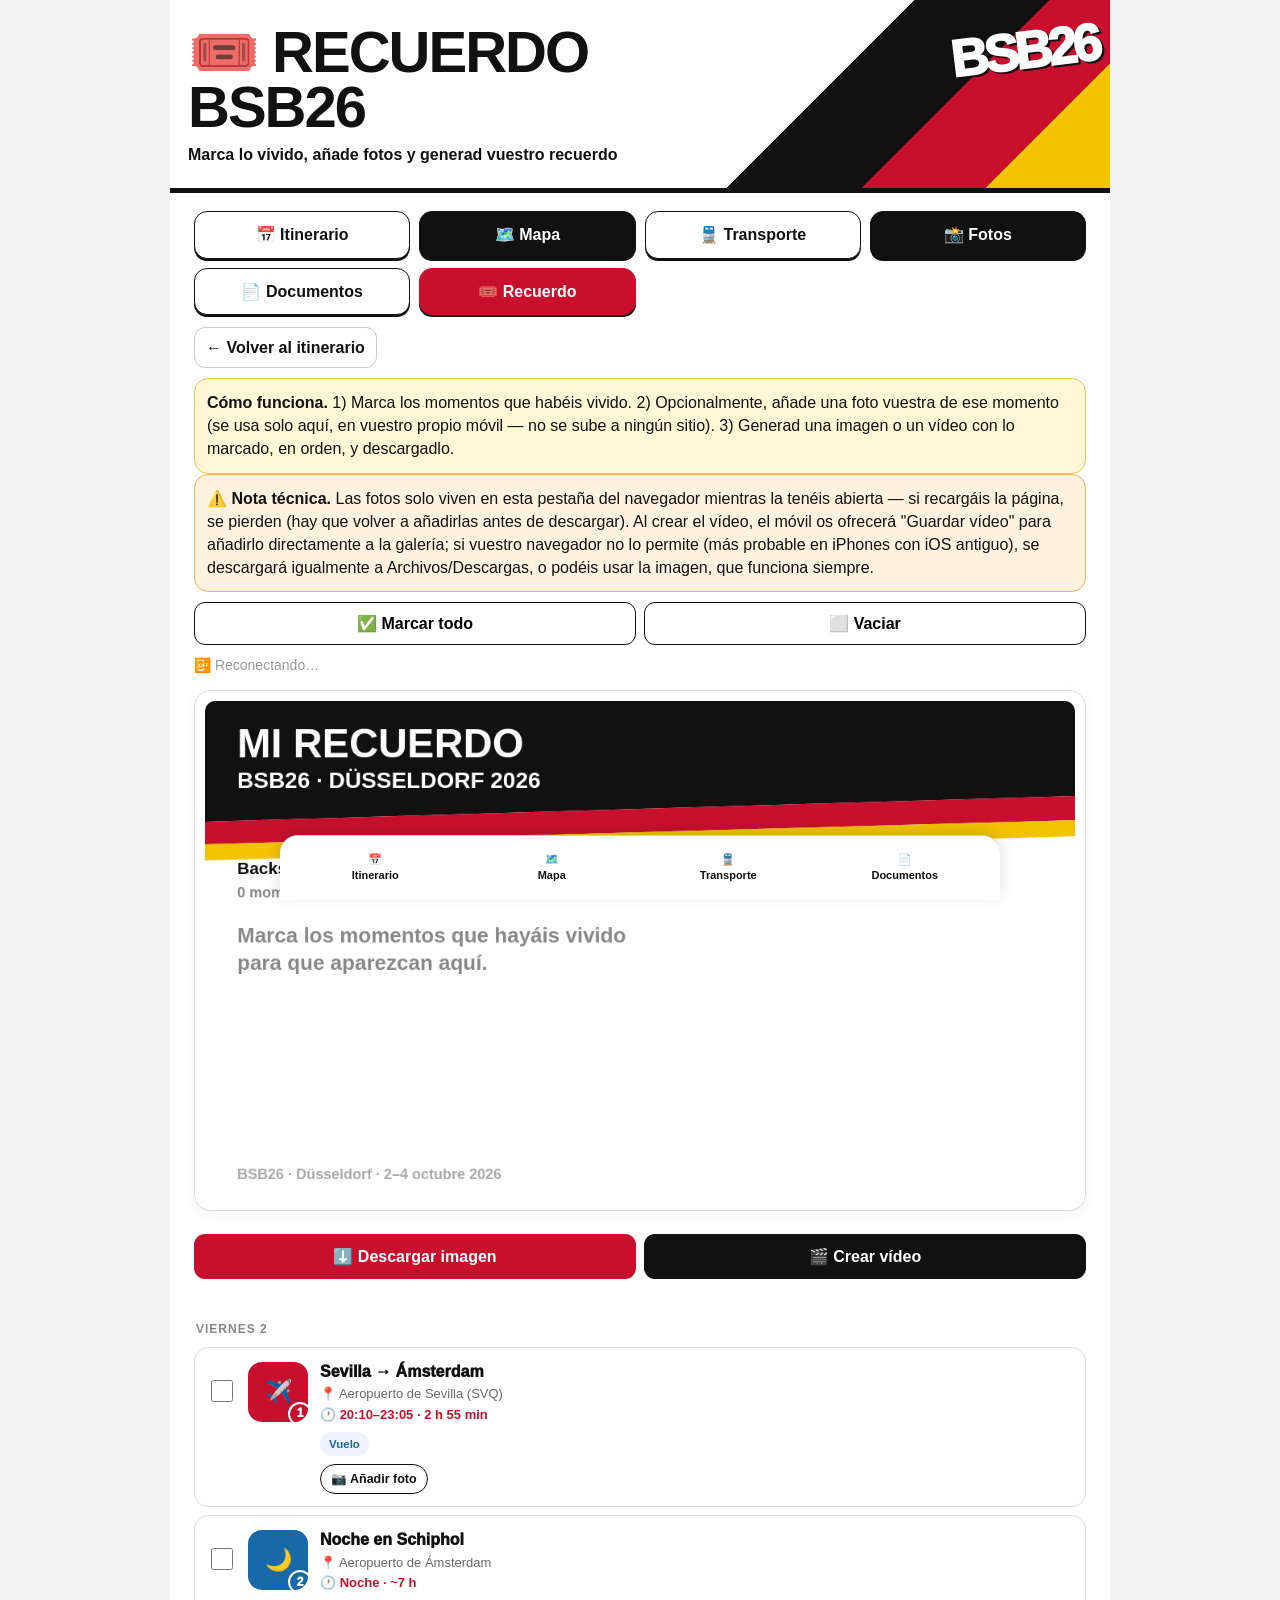
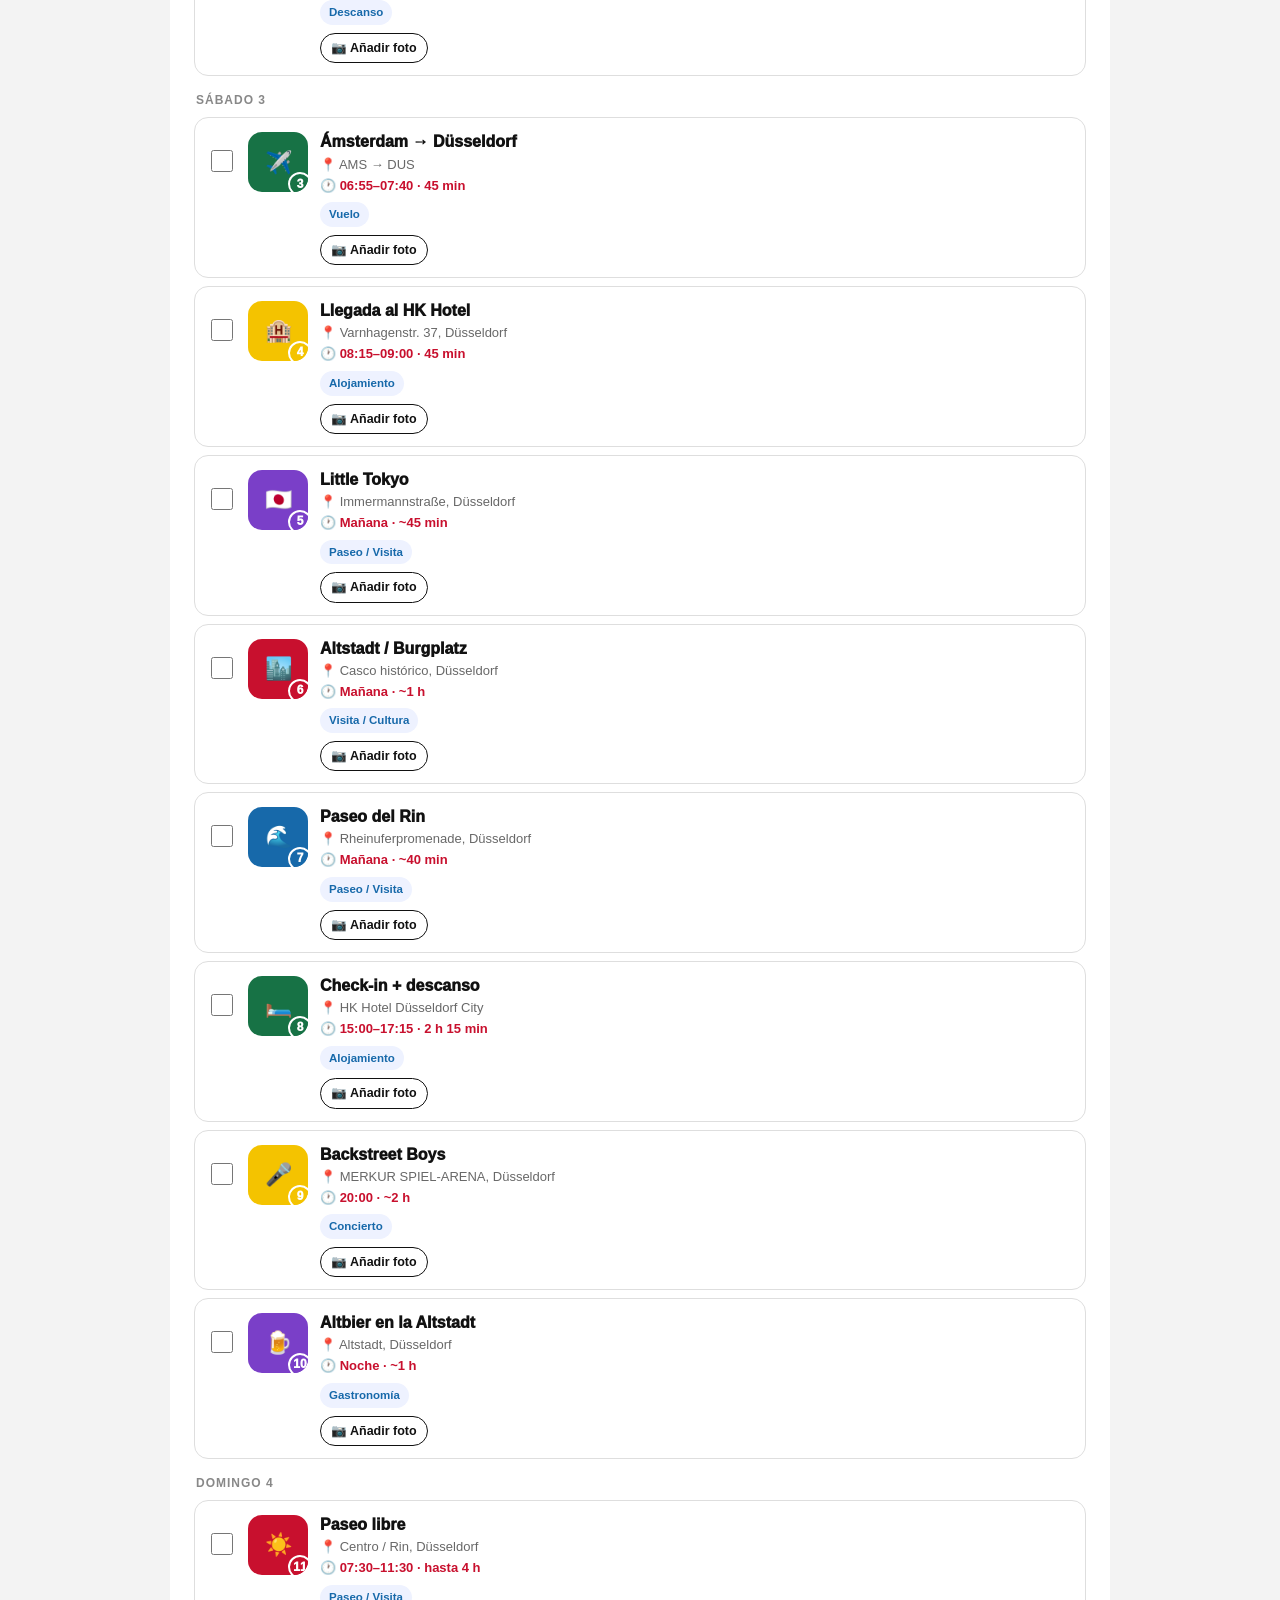
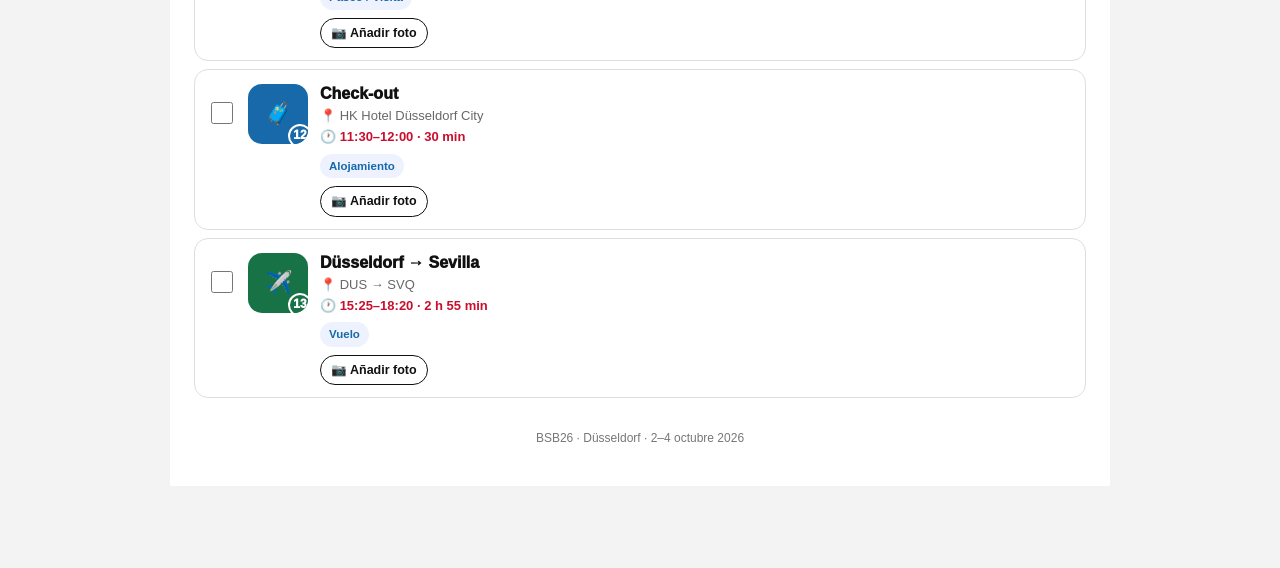
<file: recuerdo.html>
<!doctype html><html lang="es"><head><meta charset="utf-8"><meta name="viewport" content="width=device-width,initial-scale=1,viewport-fit=cover"><meta name="theme-color" content="#111111"><link rel="manifest" href="manifest.webmanifest"><link rel="stylesheet" href="style.css"><title>Mi recuerdo · BSB26 Düsseldorf</title>
<style>
.checklist{margin:12px 0}
.citem{display:flex;align-items:flex-start;gap:12px;background:#fff;border:1px solid var(--line);border-radius:14px;padding:12px;margin:8px 0}
.citem input[type=checkbox]{width:22px;height:22px;margin-top:20px;accent-color:#c8102e;flex:0 0 auto}
.citem .badge{position:relative;flex:0 0 auto;width:60px;height:60px;border-radius:14px;overflow:hidden;background:#eee;display:flex;align-items:center;justify-content:center;margin-top:2px}
.citem .badge img{width:100%;height:100%;object-fit:cover}
.citem .badge .num{position:absolute;bottom:-4px;right:-4px;width:24px;height:24px;border-radius:50%;color:#fff;font-weight:950;font-size:12px;display:flex;align-items:center;justify-content:center;border:2px solid #fff}
.citem .ci-body{flex:1;min-width:0}
.citem .ci-title{font-weight:950;font-size:16px}
.citem .ci-place{color:var(--muted);font-size:13px;margin-top:2px}
.citem .ci-place:before{content:'📍 '}
.citem .ci-time{color:#c8102e;font-weight:850;font-size:13px;margin-top:2px}
.citem .ci-time:before{content:'🕐 '}
.citem .ci-tag{display:inline-block;margin-top:7px;padding:4px 9px;border-radius:999px;background:#eef2ff;color:#1769aa;font-size:11.5px;font-weight:800}
.citem .ci-photo-row{margin-top:8px;display:flex;align-items:center;gap:8px}
.citem .ci-photo-row label{font-size:12.5px;font-weight:800;border:1px solid #111;border-radius:999px;padding:5px 10px;cursor:pointer}
.citem .ci-photo-row input{display:none}
.citem .ci-photo-row .ok-txt{font-size:12px;color:#177245;font-weight:800}
.daylabel{font-size:12px;font-weight:900;letter-spacing:1px;color:#888;margin:16px 2px 4px}
.canvas-wrap{background:#fff;border:1px solid var(--line);border-radius:17px;padding:10px;margin:14px 0;box-shadow:0 4px 15px #0000000d}
#recuerdoCanvas{width:100%;display:block;border-radius:10px;background:#fff}
.quickrow{display:flex;gap:8px;margin:10px 0}
.quickrow button{flex:1;border:1px solid #111;background:#fff;border-radius:11px;padding:9px;font-weight:850}
.modebtns{display:grid;grid-template-columns:1fr 1fr;gap:8px;margin-top:9px}
#videoStatus{font-size:13px;color:var(--muted);margin-top:8px;min-height:18px}
</style>
</head><body><div class="wrap">
<header><h1>🎟️ RECUERDO<br>BSB26</h1><div class="sub">Marca lo vivido, añade fotos y generad vuestro recuerdo</div></header>
<main>
<div class="quick"><a href="index.html">📅 Itinerario</a><a href="mapa.html">🗺️ Mapa</a><a href="transporte.html">🚆 Transporte</a><a href="fotos.html">📸 Fotos</a><a href="documentos.html">📄 Documentos</a><a href="recuerdo.html" class="highlight">🎟️ Recuerdo</a></div>
<a class="back" href="index.html">← Volver al itinerario</a>
<div class="notice"><b>Cómo funciona.</b> 1) Marca los momentos que habéis vivido. 2) Opcionalmente, añade una foto vuestra de ese momento (se usa solo aquí, en vuestro propio móvil — no se sube a ningún sitio). 3) Generad una imagen o un vídeo con lo marcado, en orden, y descargadlo.</div>
<div class="notice warn" style="background:#fff3e0;border-color:#f0b24d"><b>⚠️ Nota técnica.</b> Las fotos solo viven en esta pestaña del navegador mientras la tenéis abierta — si recargáis la página, se pierden (hay que volver a añadirlas antes de descargar). Al crear el vídeo, el móvil os ofrecerá "Guardar vídeo" para añadirlo directamente a la galería; si vuestro navegador no lo permite (más probable en iPhones con iOS antiguo), se descargará igualmente a Archivos/Descargas, o podéis usar la imagen, que funciona siempre.</div>

<div class="quickrow"><button onclick="setAll(true)">✅ Marcar todo</button><button onclick="setAll(false)">⬜ Vaciar</button></div>
<div id="syncStatus" class="small" style="color:#999;margin:2px 0 4px"></div>

<div class="canvas-wrap"><canvas id="recuerdoCanvas" width="1080" height="600"></canvas></div>
<div class="modebtns">
<a class="btn red" id="downloadBtn" href="#">⬇️ Descargar imagen</a>
<button class="btn" id="videoBtn" style="border:0" onclick="createVideo()">🎬 Crear vídeo</button>
</div>
<div id="videoStatus"></div>

<div id="checklist" class="checklist"></div>

<div class="footer">BSB26 · Düsseldorf · 2–4 octubre 2026</div>
</main>
</div>
<nav class="bottom"><a href="index.html">📅<br>Itinerario</a><a href="mapa.html">🗺️<br>Mapa</a><a href="transporte.html">🚆<br>Transporte</a><a href="documentos.html">📄<br>Documentos</a></nav>
<script>
const items=[
 {id:'flight-out',day:'VIERNES 2',icon:'✈️',title:'Sevilla → Ámsterdam',place:'Aeropuerto de Sevilla (SVQ)',time:'20:10–23:05',dur:'2 h 55 min',note:'Vuelo Transavia KL2690',tag:'Vuelo'},
 {id:'schiphol',day:'VIERNES 2',icon:'🌙',title:'Noche en Schiphol',place:'Aeropuerto de Ámsterdam',time:'Noche',dur:'~7 h',note:'Pernocta dentro de la terminal',tag:'Descanso'},
 {id:'flight-in',day:'SÁBADO 3',icon:'✈️',title:'Ámsterdam → Düsseldorf',place:'AMS → DUS',time:'06:55–07:40',dur:'45 min',note:'Vuelo KLM KL1797',tag:'Vuelo'},
 {id:'hotel',day:'SÁBADO 3',icon:'🏨',title:'Llegada al HK Hotel',place:'Varnhagenstr. 37, Düsseldorf',time:'08:15–09:00',dur:'45 min',note:'Traslado y dejar equipaje',tag:'Alojamiento'},
 {id:'tokyo',day:'SÁBADO 3',icon:'🇯🇵',title:'Little Tokyo',place:'Immermannstraße, Düsseldorf',time:'Mañana',dur:'~45 min',note:'Paseo por el barrio japonés',tag:'Paseo / Visita'},
 {id:'altstadt',day:'SÁBADO 3',icon:'🏙️',title:'Altstadt / Burgplatz',place:'Casco histórico, Düsseldorf',time:'Mañana',dur:'~1 h',note:'Corazón histórico junto al Rin',tag:'Visita / Cultura'},
 {id:'rhein',day:'SÁBADO 3',icon:'🌊',title:'Paseo del Rin',place:'Rheinuferpromenade, Düsseldorf',time:'Mañana',dur:'~40 min',note:'Paseo junto al río con vistas',tag:'Paseo / Visita'},
 {id:'checkin',day:'SÁBADO 3',icon:'🛏️',title:'Check-in + descanso',place:'HK Hotel Düsseldorf City',time:'15:00–17:15',dur:'2 h 15 min',note:'Antes del concierto',tag:'Alojamiento'},
 {id:'arena',day:'SÁBADO 3',icon:'🎤',title:'Backstreet Boys',place:'MERKUR SPIEL-ARENA, Düsseldorf',time:'20:00',dur:'~2 h',note:'Into The Millennium',tag:'Concierto'},
 {id:'altbier',day:'SÁBADO 3',icon:'🍺',title:'Altbier en la Altstadt',place:'Altstadt, Düsseldorf',time:'Noche',dur:'~1 h',note:'Ambiente después del concierto',tag:'Gastronomía'},
 {id:'domingo-paseo',day:'DOMINGO 4',icon:'☀️',title:'Paseo libre',place:'Centro / Rin, Düsseldorf',time:'07:30–11:30',dur:'hasta 4 h',note:'Sin prisas, opcional',tag:'Paseo / Visita'},
 {id:'checkout',day:'DOMINGO 4',icon:'🧳',title:'Check-out',place:'HK Hotel Düsseldorf City',time:'11:30–12:00',dur:'30 min',note:'Salida del hotel',tag:'Alojamiento'},
 {id:'flight-back',day:'DOMINGO 4',icon:'✈️',title:'Düsseldorf → Sevilla',place:'DUS → SVQ',time:'15:25–18:20',dur:'2 h 55 min',note:'Eurowings EW9568',tag:'Vuelo'}
];
const PALETTE=['#c8102e','#1769aa','#177245','#f4c300','#7a3fc8','#c8102e','#1769aa','#177245','#f4c300','#7a3fc8','#c8102e','#1769aa','#177245'];
const FIREBASE_URL='https://bsb26-dusseldorf-default-rtdb.europe-west1.firebasedatabase.app';
const STORE_KEY='bsb26_recuerdo_checked';
function loadChecked(){try{return JSON.parse(localStorage.getItem(STORE_KEY))||{}}catch(e){return {}}}
function saveCheckedLocal(c){try{localStorage.setItem(STORE_KEY,JSON.stringify(c))}catch(e){}}
let checked=loadChecked();
function setSync(t,ok){const el=document.getElementById('syncStatus'); if(el){el.textContent=t; el.style.color = ok ? '#177245' : '#999';}}
function syncChecked(id,val){
  fetch(FIREBASE_URL+'/checked.json',{method:'PATCH',headers:{'Content-Type':'application/json'},body:JSON.stringify({[id]:val})}).catch(()=>{});
}
(function initSync(){
  fetch(FIREBASE_URL+'/checked.json').then(r=>r.json()).then(remote=>{
    if(remote){ checked=remote; saveCheckedLocal(checked); renderList(); draw(); }
    setSync('☁️ Sincronizado con el grupo', true);
  }).catch(()=>setSync('📴 Sin conexión — usando datos del móvil', false));
  try{
    const es=new EventSource(FIREBASE_URL+'/checked.json');
    es.addEventListener('put', e=>{
      const d=JSON.parse(e.data);
      if(d.path==='/'){ checked = d.data || {}; } else { const key=d.path.replace('/',''); if(d.data===null) delete checked[key]; else checked[key]=d.data; }
      saveCheckedLocal(checked); renderList(); draw(); setSync('☁️ Sincronizado con el grupo', true);
    });
    es.addEventListener('patch', e=>{
      const d=JSON.parse(e.data);
      if(d.path==='/' && d.data && typeof d.data==='object'){ Object.assign(checked, d.data); }
      saveCheckedLocal(checked); renderList(); draw(); setSync('☁️ Sincronizado con el grupo', true);
    });
    es.onerror=()=>setSync('📴 Reconectando…', false);
  }catch(e){ setSync('📴 Sin conexión — usando datos del móvil', false); }
})();
let photos={}; // id -> dataURL (session only, not persisted: can be heavy)
let imgCache={}; // id -> Image object, preloaded

function resizeImage(file){
  return new Promise((resolve)=>{
    const reader=new FileReader();
    reader.onload=e=>{
      const img=new Image();
      img.onload=()=>{
        const maxDim=900;
        let w=img.width,h=img.height;
        if(w>h && w>maxDim){h=h*maxDim/w;w=maxDim;} else if(h>maxDim){w=w*maxDim/h;h=maxDim;}
        const c=document.createElement('canvas'); c.width=w;c.height=h;
        c.getContext('2d').drawImage(img,0,0,w,h);
        resolve(c.toDataURL('image/jpeg',0.82));
      };
      img.src=e.target.result;
    };
    reader.readAsDataURL(file);
  });
}
function loadImageObj(src){return new Promise((res,rej)=>{const img=new Image();img.onload=()=>res(img);img.onerror=rej;img.src=src;});}

async function attachPhoto(id, input){
  const file=input.files && input.files[0];
  if(!file) return;
  const dataUrl=await resizeImage(file);
  photos[id]=dataUrl;
  imgCache[id]=await loadImageObj(dataUrl);
  renderList();
  draw();
}

function renderList(){
  const wrap=document.getElementById('checklist');
  let html='';let lastDay='';
  items.forEach((it,idx)=>{
    if(it.day!==lastDay){html+=`<div class="daylabel">${it.day}</div>`;lastDay=it.day;}
    const on=!!checked[it.id];
    const col=PALETTE[idx%PALETTE.length];
    const thumb=photos[it.id] ? `<img src="${photos[it.id]}">` : it.icon;
    html+=`<label class="citem"><input type="checkbox" ${on?'checked':''} onchange="toggle('${it.id}',this.checked)">
      <div class="badge" style="background:${photos[it.id]?'#ddd':col};font-size:22px">${thumb}<span class="num" style="background:${col}">${idx+1}</span></div>
      <div class="ci-body">
        <div class="ci-title">${it.title}</div>
        <div class="ci-place">${it.place}</div>
        <div class="ci-time">${it.time} · ${it.dur}</div>
        <span class="ci-tag">${it.tag}</span>
        <div class="ci-photo-row">
          <label>${photos[it.id]?'🔄 Cambiar foto':'📷 Añadir foto'}<input type="file" accept="image/*" onchange="attachPhoto('${it.id}',this)"></label>
          ${photos[it.id]?'<span class="ok-txt">✓ Foto añadida</span>':''}
        </div>
      </div></label>`;
  });
  wrap.innerHTML=html;
}
function toggle(id,val){checked[id]=val;saveCheckedLocal(checked);syncChecked(id,val);draw();}
function setAll(val){items.forEach(it=>checked[it.id]=val);saveCheckedLocal(checked);fetch(FIREBASE_URL+'/checked.json',{method:'PUT',headers:{'Content-Type':'application/json'},body:JSON.stringify(checked)}).catch(()=>{});renderList();draw();}

const cv=document.getElementById('recuerdoCanvas');
const ctx=cv.getContext('2d');
function roundRect(c,x,y,w,h,r){if(c.roundRect){c.beginPath();c.roundRect(x,y,w,h,r);}else{c.beginPath();c.rect(x,y,w,h);}}
function coverDraw(c,img,x,y,w,h){
  const ir=img.width/img.height, tr=w/h;
  let sx,sy,sw,sh;
  if(ir>tr){sh=img.height;sw=sh*tr;sx=(img.width-sw)/2;sy=0;} else {sw=img.width;sh=sw/tr;sx=0;sy=(img.height-sh)/2;}
  c.drawImage(img,sx,sy,sw,sh,x,y,w,h);
}
function headerStripe(c,W){
  c.save();
  c.beginPath();c.moveTo(0,0);c.lineTo(W,0);c.lineTo(W,118);c.lineTo(0,150);c.closePath();c.fillStyle='#111';c.fill();
  c.beginPath();c.moveTo(0,150);c.lineTo(W,118);c.lineTo(W,148);c.lineTo(0,178);c.closePath();c.fillStyle='#c8102e';c.fill();
  c.beginPath();c.moveTo(0,178);c.lineTo(W,148);c.lineTo(W,168);c.lineTo(0,198);c.closePath();c.fillStyle='#f4c300';c.fill();
  c.restore();
}
function draw(){
  const done=items.map((it,idx)=>Object.assign({},it,{col:PALETTE[idx%PALETTE.length]})).filter(it=>checked[it.id]);
  const rowH=130, top=230, bottom=60;
  const h=Math.max(620, top+Math.max(done.length,1)*rowH+bottom);
  cv.width=1080; cv.height=h;
  ctx.fillStyle='#ffffff'; ctx.fillRect(0,0,1080,h);
  headerStripe(ctx,1080);
  ctx.fillStyle='#fff';
  ctx.font='900 50px -apple-system,Segoe UI,Roboto,Arial';
  ctx.fillText('MI RECUERDO',40,70);
  ctx.font='900 28px -apple-system,Segoe UI,Roboto,Arial';
  ctx.fillText('BSB26 · DÜSSELDORF 2026',40,108);
  ctx.fillStyle='#111';
  ctx.font='700 21px -apple-system,Segoe UI,Roboto,Arial';
  ctx.fillText('Backstreet Boys · Into The Millennium · sábado 3 de octubre de 2026',40,215);
  ctx.fillStyle='#888';
  ctx.font='600 18px -apple-system,Segoe UI,Roboto,Arial';
  ctx.fillText(done.length+' momento'+(done.length===1?'':'s')+' marcado'+(done.length===1?'':'s'),40,244);

  if(done.length===0){
    ctx.fillStyle='#888';
    ctx.font='600 26px -apple-system,Segoe UI,Roboto,Arial';
    ctx.fillText('Marca los momentos que hayáis vivido',40,300);
    ctx.fillText('para que aparezcan aquí.',40,334);
  } else {
    let y=top+30;
    done.forEach((it,i)=>{
      ctx.fillStyle='#f7f7f7';
      roundRect(ctx,40,y,1000,rowH-16,16); ctx.fill();
      const img=imgCache[it.id];
      if(img){ roundRect(ctx,58,y+15,88,88,14); ctx.save(); ctx.clip(); coverDraw(ctx,img,58,y+15,88,88); ctx.restore(); }
      else { ctx.fillStyle=it.col; roundRect(ctx,58,y+15,88,88,14); ctx.fill(); ctx.fillStyle='#fff'; ctx.font='40px -apple-system,Segoe UI,Roboto,Arial'; ctx.fillText(it.icon,78,y+70); }
      ctx.fillStyle=it.col; ctx.beginPath(); ctx.arc(146,y+101,17,0,Math.PI*2); ctx.fill();
      ctx.fillStyle='#fff'; ctx.font='900 16px -apple-system,Segoe UI,Roboto,Arial';
      const numW=ctx.measureText(String(i+1)).width; ctx.fillText(String(i+1),146-numW/2,y+107);

      const tx=168;
      ctx.fillStyle='#111';
      ctx.font='900 27px -apple-system,Segoe UI,Roboto,Arial';
      ctx.fillText(it.title,tx,y+38);
      ctx.fillStyle='#666';
      ctx.font='600 18px -apple-system,Segoe UI,Roboto,Arial';
      ctx.fillText('📍 '+it.place,tx,y+64);
      ctx.fillStyle='#c8102e';
      ctx.font='800 18px -apple-system,Segoe UI,Roboto,Arial';
      ctx.fillText('🕐 '+it.time+' · '+it.dur,tx,y+90);
      const tagW=ctx.measureText(it.tag).width+22;
      ctx.fillStyle='#eef2ff'; roundRect(ctx,tx,y+100,tagW,28,14); ctx.fill();
      ctx.fillStyle='#1769aa'; ctx.font='800 15px -apple-system,Segoe UI,Roboto,Arial';
      ctx.fillText(it.tag,tx+11,y+119);
      y+=rowH;
    });
  }
  ctx.fillStyle='#aaa';
  ctx.font='600 18px -apple-system,Segoe UI,Roboto,Arial';
  ctx.fillText('BSB26 · Düsseldorf · 2–4 octubre 2026',40,h-26);
}
document.getElementById('downloadBtn').addEventListener('click',function(e){
  e.preventDefault();
  const a=document.createElement('a');
  a.download='BSB26-mi-recuerdo.png';
  a.href=cv.toDataURL('image/png');
  document.body.appendChild(a);a.click();document.body.removeChild(a);
});

/* ---------------- VIDEO (slideshow, recorded client-side, no server) ---------------- */
function sleep(ms){return new Promise(r=>setTimeout(r,ms));}
function pickMime(){
  const opts=['video/mp4;codecs=avc1','video/mp4','video/webm;codecs=vp9','video/webm;codecs=vp8','video/webm'];
  for(const o of opts){ if(window.MediaRecorder && MediaRecorder.isTypeSupported && MediaRecorder.isTypeSupported(o)) return o; }
  return '';
}
function setStatus(t){document.getElementById('videoStatus').textContent=t;}
async function createVideo(){
  const done=items.map((it,idx)=>Object.assign({},it,{col:PALETTE[idx%PALETTE.length]})).filter(it=>checked[it.id]);
  if(done.length===0){ setStatus('Marca al menos un momento antes de crear el vídeo.'); return; }
  if(!window.MediaRecorder){ setStatus('Este navegador no permite crear vídeo aquí. Usad "Descargar imagen" en su lugar.'); return; }
  const mime=pickMime();
  if(!mime){ setStatus('Este navegador no admite grabar vídeo aquí (frecuente en iPhone/Safari). Usad "Descargar imagen", que funciona en cualquier móvil.'); return; }

  const W=1080,H=1920;
  const vc=document.createElement('canvas'); vc.width=W; vc.height=H;
  const vctx=vc.getContext('2d');
  const stream=vc.captureStream(30);
  const recorder=new MediaRecorder(stream,{mimeType:mime, videoBitsPerSecond:4500000});
  const chunks=[];
  recorder.ondataavailable=e=>{ if(e.data && e.data.size) chunks.push(e.data); };
  const stopped=new Promise(res=>recorder.onstop=res);
  recorder.start();
  setStatus('🎬 Generando vídeo… no cierres esta pestaña.');

  function bg(){ vctx.fillStyle='#111'; vctx.fillRect(0,0,W,H); }
  function titleCard(alpha){
    bg();
    vctx.save(); vctx.globalAlpha=alpha;
    headerStripe(vctx,W);
    vctx.fillStyle='#fff'; vctx.font='900 72px -apple-system,Segoe UI,Roboto,Arial'; vctx.textAlign='center';
    vctx.fillText('MI RECUERDO',W/2,H/2-60);
    vctx.font='900 40px -apple-system,Segoe UI,Roboto,Arial';
    vctx.fillText('BSB26 · DÜSSELDORF 2026',W/2,H/2+10);
    vctx.fillStyle='#ccc'; vctx.font='600 28px -apple-system,Segoe UI,Roboto,Arial';
    vctx.fillText('Backstreet Boys · 3 oct 2026',W/2,H/2+60);
    vctx.textAlign='left';
    vctx.restore();
  }
  function slide(it,img,alpha){
    bg();
    vctx.save(); vctx.globalAlpha=alpha;
    if(img){ coverDraw(vctx,img,0,0,W,H*0.68); }
    else { vctx.fillStyle=it.col; vctx.fillRect(0,0,W,H*0.68); vctx.font='220px -apple-system,Segoe UI,Roboto,Arial'; vctx.textAlign='center'; vctx.fillText(it.icon,W/2,H*0.4); vctx.textAlign='left'; }
    const grad=vctx.createLinearGradient(0,H*0.5,0,H*0.68);
    grad.addColorStop(0,'rgba(17,17,17,0)'); grad.addColorStop(1,'#111');
    vctx.fillStyle=grad; vctx.fillRect(0,H*0.5,W,H*0.18);
    vctx.fillStyle='#111'; vctx.fillRect(0,H*0.68,W,H*0.32);
    vctx.fillStyle='#fff'; vctx.font='900 50px -apple-system,Segoe UI,Roboto,Arial';
    vctx.fillText(it.title,56,H*0.68+70);
    vctx.fillStyle='#ccc'; vctx.font='600 30px -apple-system,Segoe UI,Roboto,Arial';
    vctx.fillText('📍 '+it.place,56,H*0.68+118);
    vctx.fillStyle='#f4c300'; vctx.font='800 30px -apple-system,Segoe UI,Roboto,Arial';
    vctx.fillText('🕐 '+it.time+' · '+it.dur,56,H*0.68+160);
    const tagW=vctx.measureText(it.tag).width+30;
    vctx.fillStyle='#c8102e'; roundRect(vctx,56,H*0.68+185,tagW,40,20); vctx.fill();
    vctx.fillStyle='#fff'; vctx.font='800 20px -apple-system,Segoe UI,Roboto,Arial';
    vctx.fillText(it.tag,56+15,H*0.68+211);
    vctx.restore();
  }
  async function playFades(drawFn){
    const FPS=30, fade=12, hold=48;
    for(let f=0;f<fade;f++){ drawFn(f/fade); await sleep(1000/FPS); }
    for(let f=0;f<hold;f++){ drawFn(1); await sleep(1000/FPS); }
    for(let f=0;f<fade;f++){ drawFn(1-f/fade); await sleep(1000/FPS); }
  }
  await playFades(a=>titleCard(a));
  for(const it of done){
    const img=imgCache[it.id] || null;
    await playFades(a=>slide(it,img,a));
  }
  await playFades(a=>titleCard(a));

  recorder.stop();
  await stopped;
  const ext = mime.indexOf('mp4')>-1 ? 'mp4' : 'webm';
  const blob=new Blob(chunks,{type:mime});
  const file=new File([blob], 'BSB26-mi-recuerdo.'+ext, {type:mime});

  if(navigator.canShare && navigator.canShare({files:[file]})){
    try{
      await navigator.share({files:[file], title:'BSB26 · Mi recuerdo', text:'Düsseldorf 2026'});
      setStatus('✅ Vídeo listo — usa "Guardar vídeo" en el menú para añadirlo a tu galería.');
      return;
    }catch(err){
      if(err && err.name==='AbortError'){ setStatus('Descarga cancelada.'); return; }
      /* si falla compartir, seguimos con la descarga normal de abajo */
    }
  }
  const url=URL.createObjectURL(blob);
  const a=document.createElement('a'); a.href=url; a.download='BSB26-mi-recuerdo.'+ext; document.body.appendChild(a); a.click(); document.body.removeChild(a);
  URL.revokeObjectURL(url);
  setStatus('✅ Vídeo descargado (revisa Descargas/Archivos). Si no se reproduce, probad con VLC.');
}

renderList();draw();
if('serviceWorker' in navigator) window.addEventListener('load',()=>navigator.serviceWorker.register('./sw.js'));
</script>
</body></html>
</file>
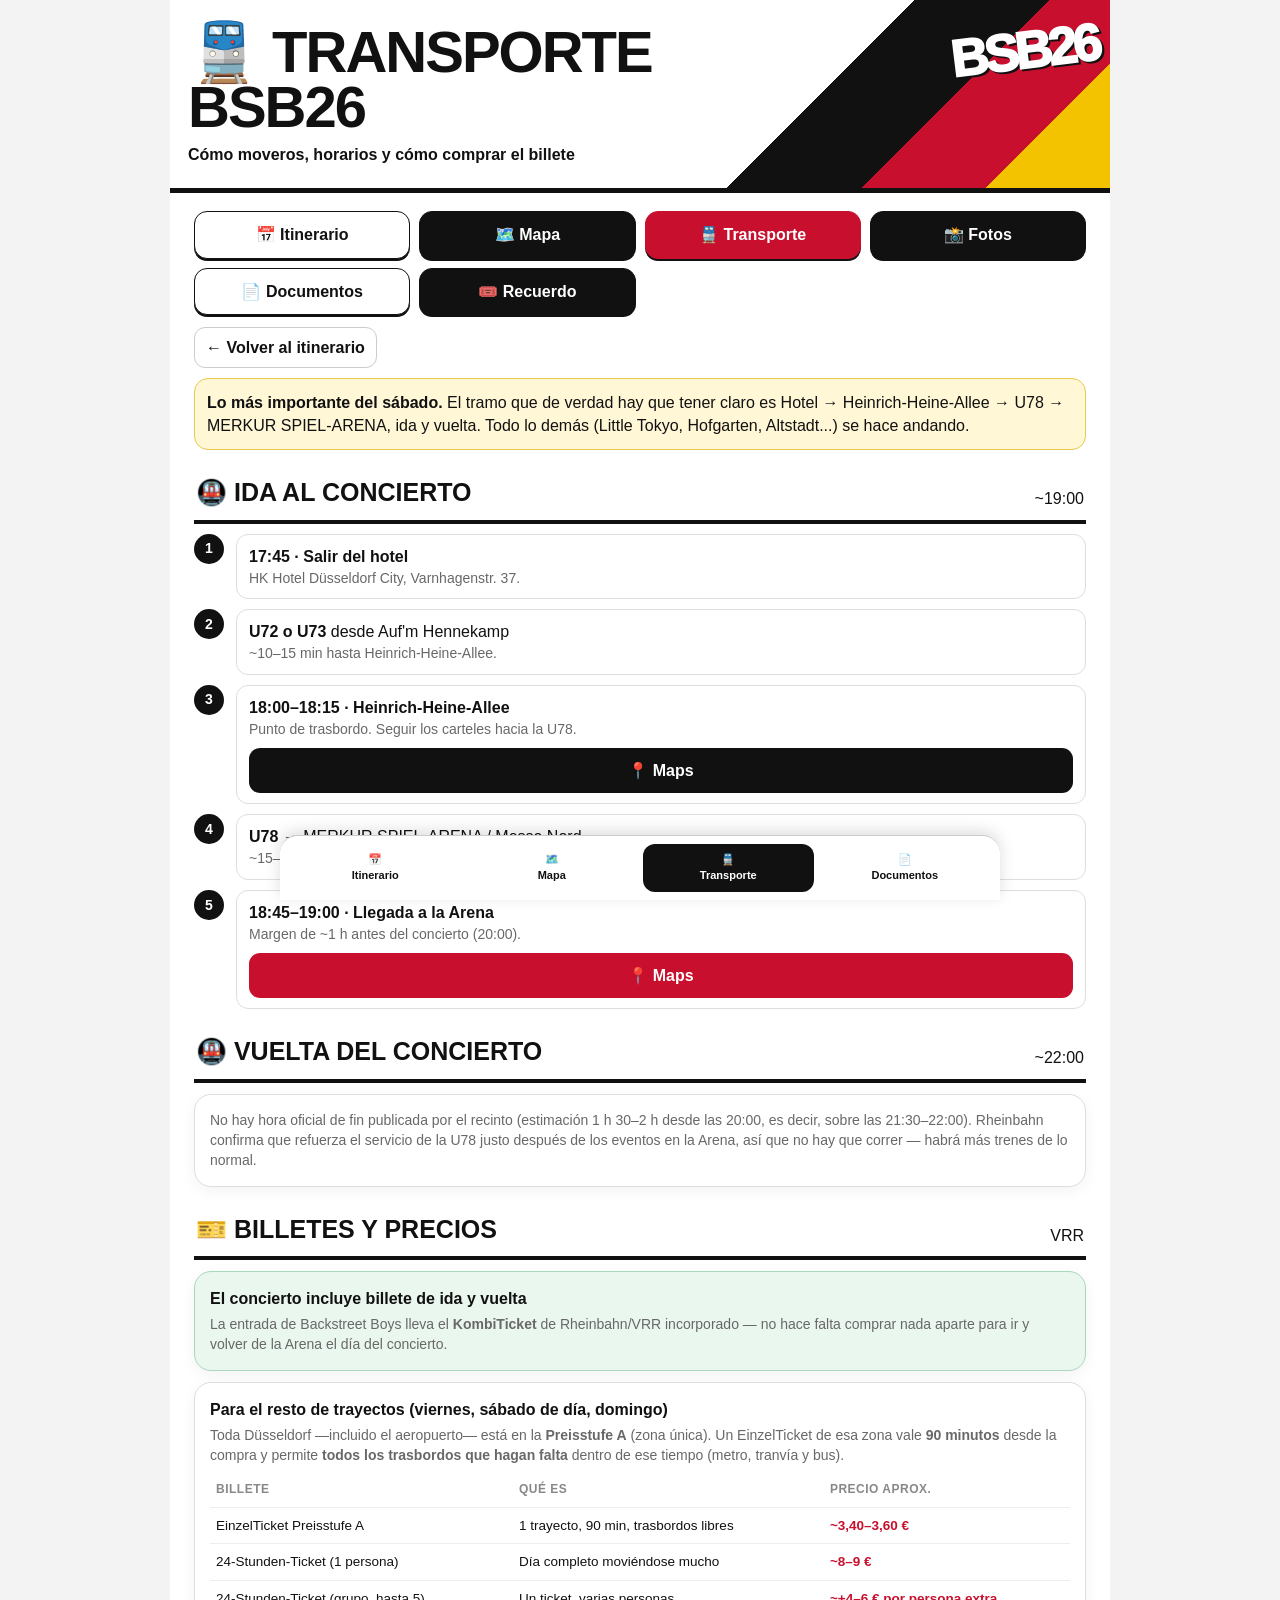
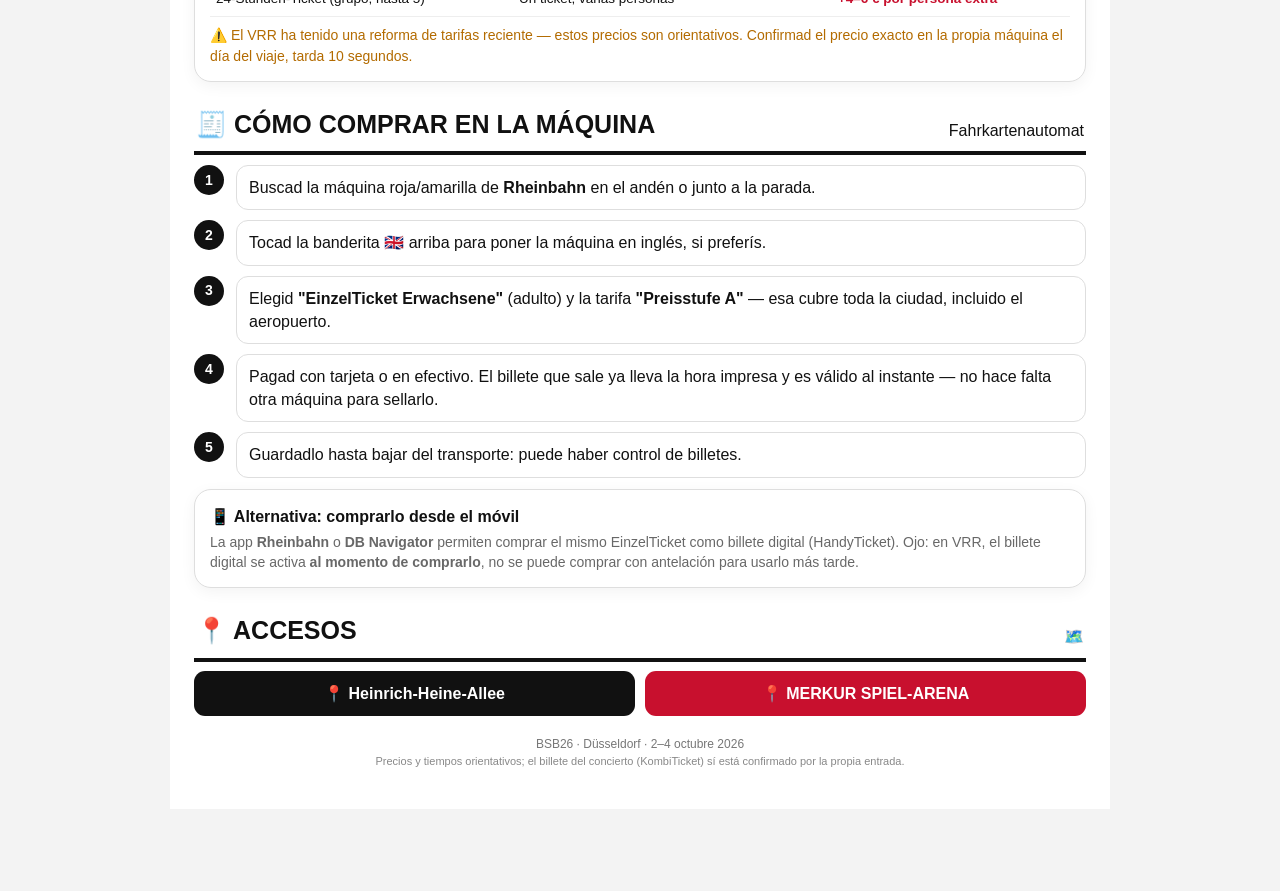
<file: transporte.html>
<!doctype html><html lang="es"><head><meta charset="utf-8"><meta name="viewport" content="width=device-width,initial-scale=1,viewport-fit=cover"><meta name="theme-color" content="#111111"><link rel="manifest" href="manifest.webmanifest"><link rel="icon" type="image/png" sizes="32x32" href="favicon-32.png"><link rel="apple-touch-icon" sizes="180x180" href="apple-touch-icon.png"><link rel="stylesheet" href="style.css"><title>Transporte · BSB26 Düsseldorf</title>
<style>
.steps{counter-reset:st}
.step{display:flex;gap:12px;margin:10px 0}
.step .sn{counter-increment:st;content:counter(st);flex:0 0 auto;width:30px;height:30px;border-radius:50%;background:#111;color:#fff;font-weight:900;display:flex;align-items:center;justify-content:center;font-size:14px}
.step .sn::before{content:counter(st)}
.step .sb{flex:1;background:#fff;border:1px solid var(--line);border-radius:12px;padding:10px 12px}
.pricetable{width:100%;border-collapse:collapse;margin-top:8px;font-size:13.5px}
.pricetable th,.pricetable td{text-align:left;padding:8px 6px;border-bottom:1px solid #eee}
.pricetable th{color:#888;font-size:12px;text-transform:uppercase;letter-spacing:.5px}
.pricetable td b{color:#c8102e}
</style>
</head><body><div class="wrap">
<header><h1>🚆 TRANSPORTE<br>BSB26</h1><div class="sub">Cómo moveros, horarios y cómo comprar el billete</div></header>
<main>
<div class="quick"><a href="index.html">📅 Itinerario</a><a href="mapa.html">🗺️ Mapa</a><a href="transporte.html" class="highlight">🚆 Transporte</a><a href="fotos.html">📸 Fotos</a><a href="documentos.html">📄 Documentos</a><a href="recuerdo.html">🎟️ Recuerdo</a></div>
<a class="back" href="index.html">← Volver al itinerario</a>

<div class="notice"><b>Lo más importante del sábado.</b> El tramo que de verdad hay que tener claro es Hotel → Heinrich-Heine-Allee → U78 → MERKUR SPIEL-ARENA, ida y vuelta. Todo lo demás (Little Tokyo, Hofgarten, Altstadt...) se hace andando.</div>

<div class="dayhead"><h2>🚇 IDA AL CONCIERTO</h2><span>~19:00</span></div>
<div class="steps">
<div class="step"><div class="sn"></div><div class="sb"><b>17:45 · Salir del hotel</b><div class="small">HK Hotel Düsseldorf City, Varnhagenstr. 37.</div></div></div>
<div class="step"><div class="sn"></div><div class="sb"><b>U72 o U73</b> desde Auf'm Hennekamp<div class="small">~10–15 min hasta Heinrich-Heine-Allee.</div></div></div>
<div class="step"><div class="sn"></div><div class="sb"><b>18:00–18:15 · Heinrich-Heine-Allee</b><div class="small">Punto de trasbordo. Seguir los carteles hacia la U78.</div><a class="btn" href="https://www.google.com/maps/search/?api=1&query=Heinrich-Heine-Allee+D%C3%BCsseldorf" target="_blank">📍 Maps</a></div></div>
<div class="step"><div class="sn"></div><div class="sb"><b>U78</b> → MERKUR SPIEL-ARENA / Messe Nord<div class="small">~15–20 min. Rheinbahn recomienda expresamente esta línea para llegar a la Arena.</div></div></div>
<div class="step"><div class="sn"></div><div class="sb"><b>18:45–19:00 · Llegada a la Arena</b><div class="small">Margen de ~1 h antes del concierto (20:00).</div><a class="btn red" href="https://www.google.com/maps/search/?api=1&query=MERKUR+SPIEL-ARENA+D%C3%BCsseldorf" target="_blank">📍 Maps</a></div></div>
</div>

<div class="dayhead"><h2>🚇 VUELTA DEL CONCIERTO</h2><span>~22:00</span></div>
<div class="card"><div class="small">No hay hora oficial de fin publicada por el recinto (estimación 1 h 30–2 h desde las 20:00, es decir, sobre las 21:30–22:00). Rheinbahn confirma que refuerza el servicio de la U78 justo después de los eventos en la Arena, así que no hay que correr — habrá más trenes de lo normal.</div></div>

<div class="dayhead"><h2>🎫 BILLETES Y PRECIOS</h2><span>VRR</span></div>
<div class="card ok"><b>El concierto incluye billete de ida y vuelta</b><div class="small" style="margin-top:4px">La entrada de Backstreet Boys lleva el <b>KombiTicket</b> de Rheinbahn/VRR incorporado — no hace falta comprar nada aparte para ir y volver de la Arena el día del concierto.</div></div>
<div class="card"><b>Para el resto de trayectos (viernes, sábado de día, domingo)</b><div class="small" style="margin-top:4px">Toda Düsseldorf —incluido el aeropuerto— está en la <b>Preisstufe A</b> (zona única). Un EinzelTicket de esa zona vale <b>90 minutos</b> desde la compra y permite <b>todos los trasbordos que hagan falta</b> dentro de ese tiempo (metro, tranvía y bus).</div>
<table class="pricetable">
<tr><th>Billete</th><th>Qué es</th><th>Precio aprox.</th></tr>
<tr><td>EinzelTicket Preisstufe A</td><td>1 trayecto, 90 min, trasbordos libres</td><td><b>~3,40–3,60 €</b></td></tr>
<tr><td>24-Stunden-Ticket (1 persona)</td><td>Día completo moviéndose mucho</td><td><b>~8–9 €</b></td></tr>
<tr><td>24-Stunden-Ticket (grupo, hasta 5)</td><td>Un ticket, varias personas</td><td><b>~+4–6 € por persona extra</b></td></tr>
</table>
<div class="small" style="margin-top:8px;color:#b36b00">⚠️ El VRR ha tenido una reforma de tarifas reciente — estos precios son orientativos. Confirmad el precio exacto en la propia máquina el día del viaje, tarda 10 segundos.</div>
</div>

<div class="dayhead"><h2>🧾 CÓMO COMPRAR EN LA MÁQUINA</h2><span>Fahrkartenautomat</span></div>
<div class="steps">
<div class="step"><div class="sn"></div><div class="sb">Buscad la máquina roja/amarilla de <b>Rheinbahn</b> en el andén o junto a la parada.</div></div>
<div class="step"><div class="sn"></div><div class="sb">Tocad la banderita 🇬🇧 arriba para poner la máquina en inglés, si preferís.</div></div>
<div class="step"><div class="sn"></div><div class="sb">Elegid <b>"EinzelTicket Erwachsene"</b> (adulto) y la tarifa <b>"Preisstufe A"</b> — esa cubre toda la ciudad, incluido el aeropuerto.</div></div>
<div class="step"><div class="sn"></div><div class="sb">Pagad con tarjeta o en efectivo. El billete que sale ya lleva la hora impresa y es válido al instante — no hace falta otra máquina para sellarlo.</div></div>
<div class="step"><div class="sn"></div><div class="sb">Guardadlo hasta bajar del transporte: puede haber control de billetes.</div></div>
</div>
<div class="card"><b>📱 Alternativa: comprarlo desde el móvil</b><div class="small" style="margin-top:4px">La app <b>Rheinbahn</b> o <b>DB Navigator</b> permiten comprar el mismo EinzelTicket como billete digital (HandyTicket). Ojo: en VRR, el billete digital se activa <b>al momento de comprarlo</b>, no se puede comprar con antelación para usarlo más tarde.</div></div>

<div class="dayhead"><h2>📍 ACCESOS</h2><span>🗺️</span></div>
<div class="grid2">
<a class="btn" href="https://www.google.com/maps/search/?api=1&query=Heinrich-Heine-Allee+D%C3%BCsseldorf" target="_blank">📍 Heinrich-Heine-Allee</a>
<a class="btn red" href="https://www.google.com/maps/search/?api=1&query=MERKUR+SPIEL-ARENA+D%C3%BCsseldorf" target="_blank">📍 MERKUR SPIEL-ARENA</a>
</div>

<div class="footer">BSB26 · Düsseldorf · 2–4 octubre 2026<br><span class="credits">Precios y tiempos orientativos; el billete del concierto (KombiTicket) sí está confirmado por la propia entrada.</span></div>
</main>
</div>
<nav class="bottom"><a href="index.html">📅<br>Itinerario</a><a href="mapa.html">🗺️<br>Mapa</a><a class="active" href="transporte.html">🚆<br>Transporte</a><a href="documentos.html">📄<br>Documentos</a></nav>
<script>if('serviceWorker' in navigator) window.addEventListener('load',()=>navigator.serviceWorker.register('./sw.js'));</script>
</body></html>
</file>
<file: style.css>
:root{--black:#111;--red:#c8102e;--yellow:#f4c300;--paper:#fff;--soft:#f5f5f5;--line:#dedede;--muted:#686868;--green:#177245;--blue:#1769aa}
*{box-sizing:border-box}html{scroll-behavior:smooth}body{margin:0;background:#f3f3f3;color:var(--black);font-family:-apple-system,BlinkMacSystemFont,"Segoe UI",Roboto,Arial,sans-serif;line-height:1.45;padding-bottom:82px}button,a{font:inherit}.wrap{max-width:940px;margin:auto;background:var(--paper);min-height:100vh}
header{position:relative;overflow:hidden;padding:24px 18px 22px;background:linear-gradient(135deg,#fff 0 66%,#111 66% 78%,#c8102e 78% 89%,#f4c300 89%);border-bottom:5px solid #111}header:after{content:'BSB26';position:absolute;right:12px;top:14px;font-weight:1000;font-size:52px;letter-spacing:-4px;color:#fff;text-shadow:2px 2px 0 #111;transform:rotate(-7deg)}h1{font-size:clamp(32px,8vw,58px);line-height:.95;margin:0;max-width:65%;letter-spacing:-2px}.sub{margin-top:9px;font-weight:750;max-width:65%}
main{padding:14px 14px 28px}.quick{display:grid;grid-template-columns:repeat(2,1fr);gap:9px;margin-bottom:12px}.quick a{border:1px solid #111;background:#fff;border-radius:13px;padding:11px;text-align:center;font-weight:850;text-decoration:none;color:#111;box-shadow:0 2px 0 #111}.quick a:nth-child(2n){background:#111;color:#fff}.back{display:inline-flex;align-items:center;gap:6px;text-decoration:none;color:#111;font-weight:900;border:1px solid #ccc;border-radius:11px;padding:8px 11px;background:#fff;margin-bottom:10px}
.quick a.highlight{background:var(--red);color:#fff;border-color:var(--red)}
.tlrow{display:flex;gap:12px;margin:10px 0;align-items:stretch}
.tlnum{flex:0 0 auto;width:34px;height:34px;border-radius:50%;color:#fff;font-weight:900;display:flex;align-items:center;justify-content:center;font-size:15px;margin-top:14px;box-shadow:0 2px 6px #0003}
.tlrow .card{flex:1;margin:0;min-width:0}
.card{background:#fff;border:1px solid var(--line);border-radius:17px;padding:15px;margin:11px 0;box-shadow:0 4px 15px #0000000d}.card.red{border-left:6px solid var(--red)}.card.yellow{border-left:6px solid var(--yellow)}.card.black{border-left:6px solid #111}.title{font-weight:950;font-size:19px}.time{font-weight:900}.small{font-size:14px;color:var(--muted)}.tag{display:inline-block;padding:4px 8px;border-radius:999px;background:#f1f1f1;border:1px solid #ddd;font-size:12px;font-weight:800;margin:5px 4px 0 0}.btn{display:block;text-align:center;text-decoration:none;background:#111;color:#fff;padding:11px 12px;border-radius:11px;font-weight:850;margin-top:9px}.btn.red{background:var(--red)}.btn.yellow{background:var(--yellow);color:#111}.grid2{display:grid;grid-template-columns:1fr 1fr;gap:10px}.weather{background:#fafafa;border:1px solid #ccc;border-radius:17px;padding:13px;margin:10px 0}.weather-grid{display:grid;grid-template-columns:repeat(3,1fr);gap:7px;margin-top:9px}.weather-day{background:#fff;border:1px solid #ddd;border-radius:12px;padding:9px;text-align:center}.dayhead{display:flex;justify-content:space-between;align-items:end;border-bottom:4px solid #111;padding:8px 2px 9px;margin-top:16px}.dayhead h2{margin:0;font-size:25px}.route-card{padding:0;overflow:hidden}.route-card img{width:100%;display:block}.route-card .caption{padding:13px}.notice{background:#fff7d6;border:1px solid #e6c94d;border-radius:14px;padding:12px}.ok{background:#eaf7ef;border-color:#a9d9bb}.footer{text-align:center;color:#777;font-size:12px;padding:20px 5px}.credits{font-size:11px;color:#888;margin-top:18px}
.map-shell{border:1px solid #d6d6d6;border-radius:18px;overflow:hidden;box-shadow:0 4px 15px #00000010;background:#fff}.map{height:470px;width:100%;background:#e8e5df}.map-tools{display:grid;grid-template-columns:repeat(3,1fr);gap:8px;padding:10px;background:#fff;border-top:1px solid #ddd}.map-tools button{border:1px solid #ccc;background:#fff;border-radius:10px;padding:9px 5px;font-weight:850}.map-tools button.active{background:#111;color:#fff;border-color:#111}.legend{display:flex;flex-wrap:wrap;gap:7px;padding:10px 12px;border-top:1px solid #eee;font-size:12px;font-weight:800}.legend span{padding:5px 8px;border-radius:999px;background:#f3f3f3;border:1px solid #ddd}.leaflet-popup-content-wrapper{border-radius:14px}.leaflet-popup-content{font-family:-apple-system,BlinkMacSystemFont,"Segoe UI",Roboto,Arial,sans-serif;font-size:14px;line-height:1.4}.popup-title{font-weight:950;font-size:16px;margin-bottom:4px}.popup-time{font-weight:850;color:#c8102e;margin-bottom:4px}.leaflet-control-attribution{font-size:9px}
.photo-card{background:#fff;border:1px solid #ddd;border-radius:17px;overflow:hidden;margin:11px 0;box-shadow:0 4px 15px #0000000d}.photo-card img{width:100%;display:block}.photo-card .caption{padding:13px}.photo-placeholder{padding:24px;text-align:center;background:#f6f6f6;font-size:42px}.doc{display:flex;gap:12px;align-items:center;padding:13px 0}.docicon{font-size:26px;width:38px;text-align:center}.docs .docrow{border-bottom:1px solid #eee}.bottom{position:fixed;z-index:1000;left:0;right:0;bottom:0;background:#fff;border-top:1px solid #ccc;box-shadow:0 -4px 16px #0002;padding:8px max(10px,env(safe-area-inset-left)) calc(8px + env(safe-area-inset-bottom));display:grid;grid-template-columns:repeat(4,1fr);gap:6px}.bottom a{border:0;background:#fff;padding:8px 3px;border-radius:12px;font-size:11px;font-weight:900;text-decoration:none;color:#111;text-align:center}.bottom a.active{background:#111;color:#fff}
@media(min-width:760px){main{padding:18px 24px}.quick{grid-template-columns:repeat(4,1fr)}.bottom{left:50%;right:auto;transform:translateX(-50%);width:min(720px,100%);border-radius:18px 18px 0 0}.grid3{display:grid;grid-template-columns:repeat(3,1fr);gap:10px}.map{height:560px}}
</file>
